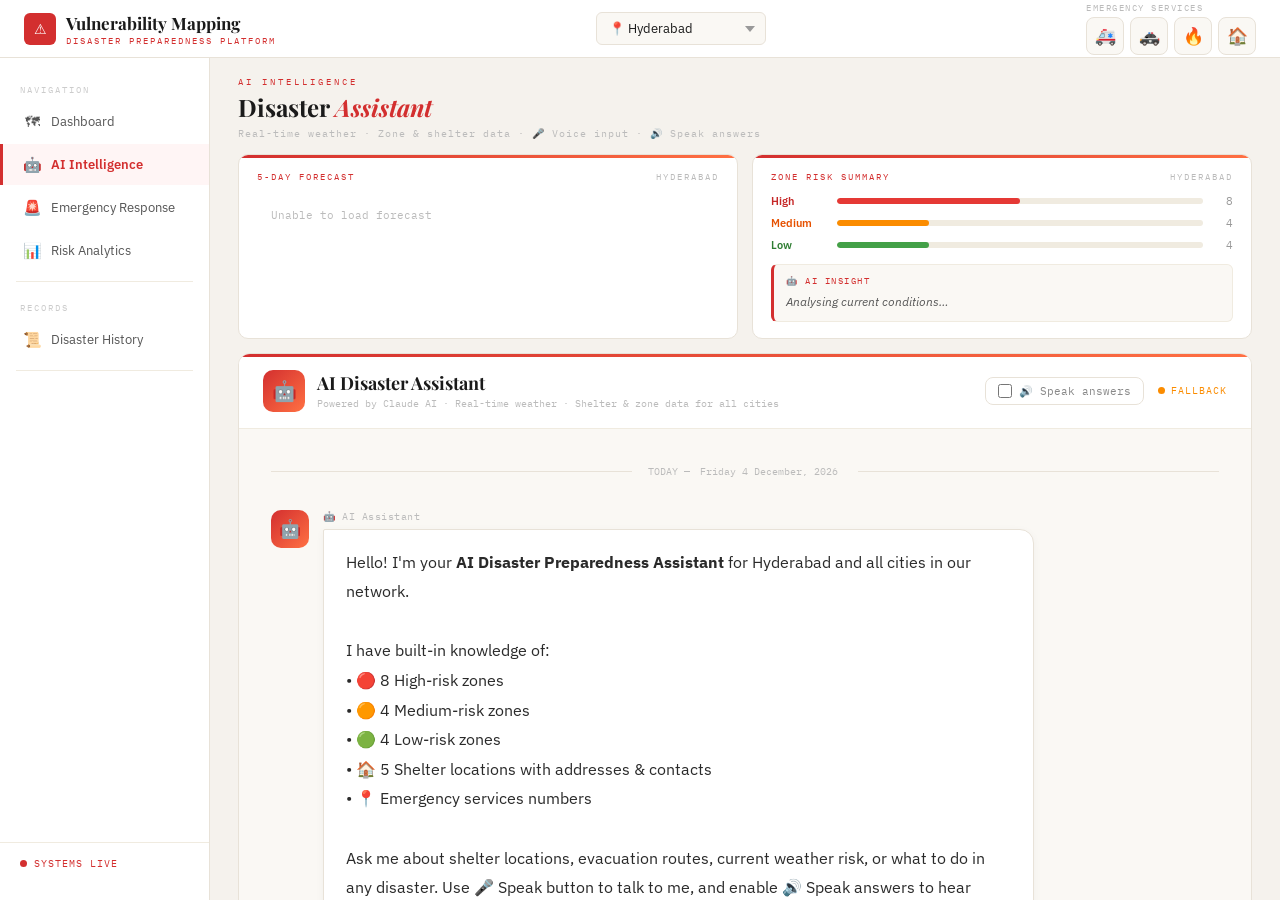
<file: ai.html>
<!DOCTYPE html>
<html lang="en">
<head>
<meta charset="UTF-8"/>
<meta name="viewport" content="width=device-width, initial-scale=1.0"/>
<title>AI Intelligence — Vulnerability Mapping</title>
<link href="https://fonts.googleapis.com/css2?family=Playfair+Display:ital,wght@0,700;1,700&family=IBM+Plex+Sans:wght@300;400;600&family=IBM+Plex+Mono:wght@400;500&display=swap" rel="stylesheet"/>
<style>
*,*::before,*::after{margin:0;padding:0;box-sizing:border-box;}
html,body{height:100%;font-family:'IBM Plex Sans',sans-serif;background:#f5f2ed;overflow:hidden;}

/* ══ TOPBAR ══ */
.topbar{display:flex;justify-content:space-between;align-items:center;background:#fff;border-bottom:1px solid #e8e2d8;padding:0 24px;height:58px;flex-shrink:0;gap:16px;position:relative;z-index:50;}
.brand{display:flex;align-items:center;gap:10px;flex-shrink:0;}
.brand-icon{width:32px;height:32px;background:#D32F2F;border-radius:6px;display:flex;align-items:center;justify-content:center;color:#fff;font-size:14px;}
.brand-name{font-family:'Playfair Display',serif;font-size:17px;font-weight:700;color:#1a1a1a;}
.brand-sub{font-family:'IBM Plex Mono',monospace;font-size:9px;letter-spacing:2px;color:#D32F2F;text-transform:uppercase;margin-top:1px;}
#citySelect{font-family:'IBM Plex Sans',sans-serif;font-size:13px;color:#1a1a1a;background:#faf8f4;border:1px solid #e8e2d8;border-radius:6px;padding:7px 32px 7px 12px;cursor:pointer;outline:none;appearance:none;background-image:url("data:image/svg+xml,%3Csvg xmlns='http://www.w3.org/2000/svg' width='10' height='6'%3E%3Cpath d='M0 0l5 6 5-6z' fill='%23999'/%3E%3C/svg%3E");background-repeat:no-repeat;background-position:right 10px center;}
#citySelect:hover{border-color:#D32F2F;}
.emergency-wrap{display:flex;flex-direction:column;}
.emergency-label{font-family:'IBM Plex Mono',monospace;font-size:9px;letter-spacing:1.5px;color:#bbb;text-transform:uppercase;margin-bottom:4px;}
.emergency{display:flex;gap:6px;align-items:center;}
.emergency button{width:38px;height:38px;border-radius:8px;border:1px solid #e8e2d8;background:#faf8f4;font-size:17px;cursor:pointer;display:flex;align-items:center;justify-content:center;transition:all .2s;}
.emergency button:hover{background:#FFF5F5;border-color:#FFCDD2;transform:translateY(-1px);}

/* ══ BODY ══ */
.body-wrap{display:flex;height:calc(100vh - 58px);overflow:hidden;}

/* ══ SIDEBAR ══ */
.sidebar{width:210px;flex-shrink:0;background:#fff;border-right:1px solid #e8e2d8;display:flex;flex-direction:column;padding:16px 0;gap:2px;overflow-y:auto;}
.sidebar-section{font-family:'IBM Plex Mono',monospace;font-size:9px;letter-spacing:2px;color:#ccc;text-transform:uppercase;padding:10px 20px 4px;}
.sidebar button{display:flex;align-items:center;gap:10px;width:100%;background:none;border:none;padding:11px 20px;font-family:'IBM Plex Sans',sans-serif;font-size:13px;color:#555;text-align:left;cursor:pointer;border-left:3px solid transparent;transition:all .18s;}
.sidebar button:hover{background:#faf8f4;color:#1a1a1a;}
.sidebar button.active{background:#FFF5F5;color:#D32F2F;border-left-color:#D32F2F;font-weight:600;}
.sidebar-icon{font-size:15px;width:18px;text-align:center;}
.sidebar-divider{height:1px;background:#f0ebe0;margin:8px 16px;}
.live-indicator{display:flex;align-items:center;gap:7px;margin-top:auto;padding:14px 20px;border-top:1px solid #f0ebe0;}
.live-dot{width:7px;height:7px;background:#D32F2F;border-radius:50%;animation:pulse 1.2s ease-in-out infinite;}
@keyframes pulse{0%,100%{opacity:1;transform:scale(1);}50%{opacity:.4;transform:scale(1.4);}}
.live-text{font-family:'IBM Plex Mono',monospace;font-size:10px;color:#D32F2F;letter-spacing:1px;}

/* ══ MAIN — SCROLLABLE ══ */
.main{flex:1;overflow-y:auto;padding:0;display:flex;flex-direction:column;}
.main::-webkit-scrollbar{width:5px;}
.main::-webkit-scrollbar-thumb{background:#e0d8d0;border-radius:4px;}

/* Top info strip */
.info-strip{padding:18px 28px 0;flex-shrink:0;}
.page-header-label{font-family:'IBM Plex Mono',monospace;font-size:9px;letter-spacing:3px;color:#D32F2F;text-transform:uppercase;margin-bottom:4px;}
.page-title{font-family:'Playfair Display',serif;font-size:24px;font-weight:700;color:#1a1a1a;}
.page-title em{color:#D32F2F;font-style:italic;}
.page-sub{font-family:'IBM Plex Mono',monospace;font-size:10px;color:#bbb;margin-top:4px;letter-spacing:1px;}

/* Cards */
.cards-row{display:grid;grid-template-columns:1fr 1fr;gap:14px;padding:14px 28px;flex-shrink:0;}
.card{background:#fff;border:1px solid #e8e2d8;border-radius:10px;padding:16px 18px;position:relative;overflow:hidden;}
.card::before{content:'';position:absolute;top:0;left:0;right:0;height:3px;background:linear-gradient(90deg,#D32F2F,#FF7043);}
.card-label{font-family:'IBM Plex Mono',monospace;font-size:9px;letter-spacing:2px;color:#D32F2F;text-transform:uppercase;margin-bottom:12px;display:flex;justify-content:space-between;align-items:center;}
.card-label span{color:#bbb;}
.forecast-days{display:flex;}
.forecast-day{flex:1;text-align:center;padding:8px 3px;border-right:1px solid #f0ebe0;transition:background .2s;}
.forecast-day:last-child{border-right:none;}
.forecast-day:hover{background:#faf8f4;}
.forecast-day.today{background:#FFF5F5;}
.fd-name{font-family:'IBM Plex Mono',monospace;font-size:9px;color:#bbb;letter-spacing:1px;text-transform:uppercase;margin-bottom:4px;}
.fd-icon{font-size:18px;margin-bottom:4px;}
.fd-temp{font-family:'Playfair Display',serif;font-size:15px;font-weight:700;color:#1a1a1a;margin-bottom:2px;}
.fd-cond{font-size:9px;color:#aaa;font-family:'IBM Plex Mono',monospace;margin-bottom:2px;white-space:nowrap;overflow:hidden;text-overflow:ellipsis;}
.fd-rain{font-size:9px;color:#bbb;}
.forecast-day.today .fd-name,.forecast-day.today .fd-temp{color:#D32F2F;}
.risk-rows{display:flex;flex-direction:column;gap:8px;margin-bottom:12px;}
.risk-row-item{display:flex;align-items:center;gap:10px;}
.risk-row-name{font-size:11px;font-weight:600;width:56px;color:#555;}
.risk-bar-bg{flex:1;height:6px;background:#f0ebe0;border-radius:4px;overflow:hidden;}
.risk-bar-fill{height:100%;border-radius:4px;width:0%;transition:width 1.2s cubic-bezier(.4,0,.2,1);}
.risk-row-count{font-family:'IBM Plex Mono',monospace;font-size:11px;color:#999;width:20px;text-align:right;}
.ai-insight{background:#faf8f4;border:1px solid #f0ebe0;border-left:3px solid #D32F2F;border-radius:6px;padding:9px 12px;font-size:12px;color:#555;line-height:1.6;font-style:italic;}
.ai-insight-label{font-family:'IBM Plex Mono',monospace;font-size:9px;letter-spacing:1.5px;color:#D32F2F;text-transform:uppercase;margin-bottom:4px;font-style:normal;display:block;}
.skeleton{background:linear-gradient(90deg,#f0ebe0 25%,#e8e2d8 50%,#f0ebe0 75%);background-size:200% 100%;animation:shimmer 1.5s infinite;border-radius:4px;}
@keyframes shimmer{0%{background-position:200% 0;}100%{background-position:-200% 0;}}
.skel-row{height:11px;margin-bottom:7px;}

/* ══ CHAT — FULL WIDTH, BIG ══ */
.chat-wrap{padding:0 28px 28px;display:flex;flex-direction:column;gap:0;flex:1;}

.chat-section{
  background:#fff;
  border:1px solid #e8e2d8;
  border-radius:12px;
  overflow:hidden;
  display:flex;
  flex-direction:column;
  min-height:700px;  /* BIG */
}
.chat-section::before{content:'';position:absolute;top:0;left:0;right:0;height:3px;background:linear-gradient(90deg,#D32F2F,#FF7043);}

.chat-header{
  padding:16px 24px;
  border-bottom:1px solid #f0ebe0;
  display:flex;align-items:center;justify-content:space-between;
  flex-shrink:0;
  background:#fff;
  position:relative;
}
.chat-header::before{content:'';position:absolute;top:0;left:0;right:0;height:3px;background:linear-gradient(90deg,#D32F2F,#FF7043);}
.chat-header-left{display:flex;align-items:center;gap:12px;}
.chat-avatar{width:42px;height:42px;background:linear-gradient(135deg,#D32F2F,#FF7043);border-radius:10px;display:flex;align-items:center;justify-content:center;font-size:20px;flex-shrink:0;}
.chat-header-title{font-family:'Playfair Display',serif;font-size:18px;font-weight:700;color:#1a1a1a;}
.chat-header-sub{font-family:'IBM Plex Mono',monospace;font-size:10px;color:#bbb;margin-top:2px;}
.chat-header-right{display:flex;align-items:center;gap:14px;}
.chat-status{display:flex;align-items:center;gap:6px;font-family:'IBM Plex Mono',monospace;font-size:10px;letter-spacing:1px;}
.chat-status.online{color:#43A047;}.chat-status.offline{color:#FB8C00;}.chat-status.checking{color:#bbb;}
.status-dot{width:7px;height:7px;border-radius:50%;}
.status-dot.online{background:#43A047;animation:pulse 1.4s infinite;}.status-dot.offline{background:#FB8C00;}.status-dot.checking{background:#ddd;}
.speak-toggle{display:flex;align-items:center;gap:7px;font-family:'IBM Plex Mono',monospace;font-size:11px;color:#888;cursor:pointer;user-select:none;padding:6px 12px;border:1px solid #e8e2d8;border-radius:8px;transition:all .2s;}
.speak-toggle:hover{border-color:#D32F2F;color:#D32F2F;}
.speak-toggle input{accent-color:#D32F2F;width:14px;height:14px;cursor:pointer;}

/* ══ MESSAGES — TALL, SCROLLABLE ══ */
.chat-messages{
  flex:1;
  overflow-y:auto;
  padding:28px 32px;
  display:flex;
  flex-direction:column;
  gap:24px;
  background:#faf8f4;
  min-height:500px;
}
.chat-messages::-webkit-scrollbar{width:5px;}
.chat-messages::-webkit-scrollbar-thumb{background:#e0d8d0;border-radius:4px;}

/* DATE divider */
.date-divider{display:flex;align-items:center;gap:12px;margin:8px 0;}
.date-divider::before,.date-divider::after{content:'';flex:1;height:1px;background:#e8e2d8;}
.date-divider span{font-family:'IBM Plex Mono',monospace;font-size:10px;color:#bbb;white-space:nowrap;padding:0 4px;}

/* Messages */
.msg{display:flex;gap:14px;align-items:flex-start;opacity:0;animation:msgIn .3s ease forwards;}
@keyframes msgIn{from{opacity:0;transform:translateY(10px);}to{opacity:1;transform:translateY(0);}}
.msg.user{flex-direction:row-reverse;}
.msg-avatar{width:38px;height:38px;border-radius:10px;flex-shrink:0;display:flex;align-items:center;justify-content:center;font-size:18px;}
.msg.ai   .msg-avatar{background:linear-gradient(135deg,#D32F2F,#FF7043);}
.msg.user .msg-avatar{background:#1a1a1a;font-size:12px;font-family:'IBM Plex Mono',monospace;color:#fff;font-weight:600;}
.msg-body{max-width:75%;}
.msg-name{font-family:'IBM Plex Mono',monospace;font-size:10px;color:#bbb;margin-bottom:6px;letter-spacing:.5px;}
.msg.user .msg-name{text-align:right;}

/* BIG bubbles */
.msg-bubble{
  padding:18px 22px;
  border-radius:14px;
  font-size:16px;
  line-height:1.85;
  color:#2a2a2a;
  word-break:break-word;
}
.msg.ai   .msg-bubble{background:#fff;border:1px solid #e8e2d8;border-radius:2px 14px 14px 14px;box-shadow:0 2px 8px rgba(0,0,0,.04);}
.msg.user .msg-bubble{background:#D32F2F;color:#fff;border-radius:14px 2px 14px 14px;box-shadow:0 2px 8px rgba(211,47,47,.25);}

.msg-footer{display:flex;align-items:center;gap:10px;margin-top:8px;}
.msg.user .msg-footer{justify-content:flex-end;}
.msg-time{font-family:'IBM Plex Mono',monospace;font-size:11px;color:#bbb;}
.speak-msg-btn{background:none;border:1px solid #e8e2d8;border-radius:6px;padding:3px 10px;font-size:11px;cursor:pointer;color:#888;transition:all .2s;display:flex;align-items:center;gap:4px;}
.speak-msg-btn:hover{background:#FFF5F5;border-color:#FFCDD2;color:#D32F2F;}
.speak-msg-btn.speaking{background:#FFF5F5;border-color:#D32F2F;color:#D32F2F;}

/* Typing dots */
.typing-dots{display:flex;gap:5px;padding:18px 22px;background:#fff;border:1px solid #e8e2d8;border-radius:2px 14px 14px 14px;box-shadow:0 2px 8px rgba(0,0,0,.04);}
.typing-dot{width:8px;height:8px;background:#D32F2F;border-radius:50%;opacity:.4;animation:typeBounce .9s ease-in-out infinite;}
.typing-dot:nth-child(2){animation-delay:.15s;}.typing-dot:nth-child(3){animation-delay:.3s;}
@keyframes typeBounce{0%,60%,100%{opacity:.4;transform:translateY(0);}30%{opacity:1;transform:translateY(-5px);}}

.cursor{display:inline-block;width:2px;height:16px;background:#D32F2F;margin-left:2px;vertical-align:middle;animation:blink .7s step-end infinite;}
@keyframes blink{0%,100%{opacity:1;}50%{opacity:0;}}

/* ══ INPUT AREA — BIG ══ */
.chat-input-area{
  padding:18px 24px;
  border-top:1px solid #f0ebe0;
  background:#fff;
  flex-shrink:0;
}
.backend-bar{display:flex;align-items:center;justify-content:space-between;margin-bottom:12px;padding:8px 14px;border-radius:8px;font-family:'IBM Plex Mono',monospace;font-size:11px;transition:all .3s;}
.backend-bar.online{background:#E8F5E9;color:#2E7D32;}.backend-bar.offline{background:#FFF8E1;color:#E65100;}.backend-bar.checking{background:#f5f2ed;color:#bbb;}
.backend-bar-left{display:flex;align-items:center;gap:7px;}
.backend-dot{width:7px;height:7px;border-radius:50%;}
.backend-bar.online .backend-dot{background:#43A047;}.backend-bar.offline .backend-dot{background:#FB8C00;}.backend-bar.checking .backend-dot{background:#ccc;}
.retry-btn{font-size:10px;font-family:'IBM Plex Mono',monospace;background:none;border:1px solid currentColor;border-radius:4px;padding:3px 9px;cursor:pointer;opacity:.7;transition:opacity .2s;}
.retry-btn:hover{opacity:1;}

.input-row{display:flex;gap:12px;align-items:flex-end;}
#userQuestion{
  flex:1;padding:16px 18px;
  border:2px solid #e8e2d8;border-radius:12px;
  font-family:'IBM Plex Sans',sans-serif;font-size:16px;
  outline:none;background:#faf8f4;color:#1a1a1a;
  transition:border-color .2s;resize:none;
  min-height:56px;max-height:160px;line-height:1.6;
  overflow-y:auto;
}
#userQuestion:focus{border-color:#D32F2F;background:#fff;box-shadow:0 0 0 3px rgba(211,47,47,.08);}
#userQuestion::placeholder{color:#c0b8b0;font-size:15px;}

.btn-col{display:flex;flex-direction:column;gap:8px;}
.send-btn{
  padding:14px 26px;background:#D32F2F;color:#fff;
  border:none;border-radius:12px;
  font-family:'IBM Plex Sans',sans-serif;font-size:15px;font-weight:600;
  cursor:pointer;transition:all .2s;display:flex;align-items:center;gap:8px;white-space:nowrap;
}
.send-btn:hover{background:#B71C1C;transform:translateY(-1px);box-shadow:0 4px 12px rgba(211,47,47,.3);}
.send-btn:disabled{background:#e0d8d0;cursor:not-allowed;transform:none;box-shadow:none;}
.mic-btn{
  padding:14px 18px;background:#faf8f4;
  border:2px solid #e8e2d8;border-radius:12px;
  font-size:20px;cursor:pointer;
  display:flex;align-items:center;justify-content:center;gap:8px;
  transition:all .2s;font-family:'IBM Plex Mono',monospace;font-size:13px;
  white-space:nowrap;
}
.mic-btn:hover{background:#FFF5F5;border-color:#FFCDD2;}
.mic-btn.listening{background:#FFF5F5;border-color:#D32F2F;color:#D32F2F;animation:micPulse .8s infinite;}
@keyframes micPulse{0%,100%{box-shadow:0 0 0 0 rgba(211,47,47,.3);}50%{box-shadow:0 0 0 8px rgba(211,47,47,0);}}
.input-hints{display:flex;align-items:center;gap:16px;margin-top:10px;flex-wrap:wrap;}
.hint{font-family:'IBM Plex Mono',monospace;font-size:10px;color:#bbb;}
.hint kbd{background:#f0ebe0;border:1px solid #ddd;border-radius:3px;padding:1px 6px;font-size:9px;}
#micStatus{font-family:'IBM Plex Mono',monospace;font-size:11px;color:#D32F2F;}

/* ══ SUGGESTIONS ══ */
.suggestions-wrap{padding:0 28px 28px;flex-shrink:0;}
.suggestions-label{font-family:'IBM Plex Mono',monospace;font-size:9px;letter-spacing:2px;color:#bbb;text-transform:uppercase;margin-bottom:10px;}
.chips{display:flex;flex-wrap:wrap;gap:8px;}
.chip{font-family:'IBM Plex Sans',sans-serif;font-size:13px;font-weight:500;padding:8px 16px;border-radius:24px;border:1px solid #e8e2d8;background:#fff;color:#555;cursor:pointer;transition:all .2s;}
.chip:hover{background:#FFF5F5;border-color:#FFCDD2;color:#D32F2F;transform:translateY(-1px);}

/* ══ MODAL ══ */
.modal-backdrop{position:fixed;inset:0;background:rgba(26,26,26,.4);backdrop-filter:blur(3px);z-index:2000;display:none;align-items:center;justify-content:center;}
.modal-backdrop.open{display:flex;}
.modal{background:#fff;border-radius:14px;padding:30px;min-width:340px;box-shadow:0 24px 60px rgba(0,0,0,.18);animation:popIn .25s ease;}
@keyframes popIn{from{transform:scale(.92);opacity:0;}to{transform:scale(1);opacity:1;}}
.modal-icon{font-size:2.8rem;margin-bottom:12px;text-align:center;}
.modal-title{font-family:'Playfair Display',serif;font-size:24px;color:#1a1a1a;text-align:center;margin-bottom:4px;}
.modal-sub{font-size:13px;color:#888;text-align:center;margin-bottom:20px;font-family:'IBM Plex Mono',monospace;}
.modal-number{display:flex;align-items:center;justify-content:center;background:#faf8f4;border:1px solid #e8e2d8;border-radius:10px;padding:16px 20px;font-family:'IBM Plex Mono',monospace;font-size:2rem;font-weight:500;color:#1a1a1a;margin-bottom:18px;letter-spacing:3px;}
.modal-call-btn{width:100%;background:#D32F2F;color:#fff;border:none;border-radius:10px;padding:14px;font-family:'IBM Plex Sans',sans-serif;font-size:15px;font-weight:600;cursor:pointer;}
.modal-call-btn:hover{background:#B71C1C;}
.modal-close{width:100%;background:none;border:1px solid #e8e2d8;border-radius:10px;padding:11px;font-family:'IBM Plex Sans',sans-serif;font-size:14px;color:#888;cursor:pointer;margin-top:10px;}
.modal-close:hover{border-color:#ccc;color:#555;}
</style>
</head>
<body>

<!-- TOPBAR -->
<div class="topbar">
  <div class="brand">
    <div class="brand-icon">⚠</div>
    <div>
      <div class="brand-name">Vulnerability Mapping</div>
      <div class="brand-sub">Disaster Preparedness Platform</div>
    </div>
  </div>
  <select id="citySelect" onchange="onCityChange()">
    <option value="hyderabad">📍 Hyderabad</option>
    <option value="delhi">📍 Delhi</option>
    <option value="mumbai">📍 Mumbai</option>
    <option value="chennai">📍 Chennai</option>
    <option value="jammu">📍 Jammu &amp; Kashmir</option>
  </select>
  <div class="emergency-wrap">
    <div class="emergency-label">Emergency Services</div>
    <div class="emergency">
      <button onclick="openModal('ambulance')" title="Ambulance">🚑</button>
      <button onclick="openModal('police')"    title="Police">🚓</button>
      <button onclick="openModal('fire')"      title="Fire Brigade">🔥</button>
      <button onclick="openModal('shelter')"   title="Nearest Shelter">🏠</button>
    </div>
  </div>
</div>

<!-- BODY -->
<div class="body-wrap">

  <!-- SIDEBAR -->
  <div class="sidebar">
    <div class="sidebar-section">Navigation</div>
    <button onclick="window.location.href='index.html'"><span class="sidebar-icon">🗺</span> Dashboard</button>
    <button class="active"><span class="sidebar-icon">🤖</span> AI Intelligence</button>
    <button onclick="window.location.href='emergency.html'"><span class="sidebar-icon">🚨</span> Emergency Response</button>
    <button onclick="window.location.href='analytics.html'"><span class="sidebar-icon">📊</span> Risk Analytics</button>
    <div class="sidebar-divider"></div>
    <div class="sidebar-section">Records</div>
    <button onclick="window.location.href='history.html'"><span class="sidebar-icon">📜</span> Disaster History</button>
   
    <div class="sidebar-divider"></div>
    <div class="live-indicator">
      <div class="live-dot"></div>
      <span class="live-text">SYSTEMS LIVE</span>
    </div>
  </div>

  <!-- MAIN — fully scrollable -->
  <div class="main" id="mainScroll">

    <!-- Header -->
    <div class="info-strip">
      <div class="page-header-label">AI Intelligence</div>
      <div class="page-title">Disaster <em>Assistant</em></div>
      <div class="page-sub">Real-time weather · Zone &amp; shelter data · 🎤 Voice input · 🔊 Speak answers</div>
    </div>

    <!-- Cards -->
    <div class="cards-row">
      <div class="card">
        <div class="card-label">5-Day Forecast <span id="forecastCity">HYDERABAD</span></div>
        <div class="forecast-days" id="forecastDays">
          <div style="flex:1;padding:10px 6px;">
            <div class="skeleton skel-row" style="width:65%;margin:0 auto 8px;"></div>
            <div class="skeleton skel-row" style="width:36%;height:16px;margin:0 auto 8px;"></div>
            <div class="skeleton skel-row" style="width:55%;margin:0 auto;"></div>
          </div>
        </div>
      </div>
      <div class="card">
        <div class="card-label">Zone Risk Summary <span id="riskCity">HYDERABAD</span></div>
        <div class="risk-rows">
          <div class="risk-row-item"><span class="risk-row-name" style="color:#C62828;">High</span><div class="risk-bar-bg"><div class="risk-bar-fill" id="barHigh" style="background:#E53935;"></div></div><span class="risk-row-count" id="cntHigh">—</span></div>
          <div class="risk-row-item"><span class="risk-row-name" style="color:#E65100;">Medium</span><div class="risk-bar-bg"><div class="risk-bar-fill" id="barMed" style="background:#FB8C00;"></div></div><span class="risk-row-count" id="cntMed">—</span></div>
          <div class="risk-row-item"><span class="risk-row-name" style="color:#2E7D32;">Low</span><div class="risk-bar-bg"><div class="risk-bar-fill" id="barLow" style="background:#43A047;"></div></div><span class="risk-row-count" id="cntLow">—</span></div>
        </div>
        <div class="ai-insight"><span class="ai-insight-label">🤖 AI Insight</span><span id="aiInsight">Analysing current conditions…</span></div>
      </div>
    </div>

    <!-- BIG CHAT -->
    <div class="chat-wrap">
      <div class="chat-section">

        <!-- Chat header -->
        <div class="chat-header">
          <div class="chat-header-left">
            <div class="chat-avatar">🤖</div>
            <div>
              <div class="chat-header-title">AI Disaster Assistant</div>
              <div class="chat-header-sub">Powered by Claude AI · Real-time weather · Shelter &amp; zone data for all cities</div>
            </div>
          </div>
          <div class="chat-header-right">
            <label class="speak-toggle" title="Auto-speak every AI reply">
              <input type="checkbox" id="autoSpeak" onchange="autoSpeakEnabled=this.checked"/>
              🔊 Speak answers
            </label>
            <div class="chat-status checking" id="chatStatus">
              <div class="status-dot checking" id="statusDot"></div>
              <span id="statusText">Connecting…</span>
            </div>
          </div>
        </div>

        <!-- Messages -->
        <div class="chat-messages" id="chatMessages">
          <div class="date-divider"><span>TODAY — <span id="todayDate"></span></span></div>
        </div>

        <!-- Input -->
        <div class="chat-input-area">
          <div class="backend-bar checking" id="backendBar">
            <div class="backend-bar-left"><div class="backend-dot"></div><span id="backendMsg">Checking server connection…</span></div>
            <button class="retry-btn" onclick="checkBackend()">Retry</button>
          </div>
          <div class="input-row">
            <textarea id="userQuestion" rows="2"
              placeholder="Type your question here, or paste text, or use the 🎤 mic to speak…"
              onkeydown="handleKey(event)"></textarea>
            <div class="btn-col">
              <button class="send-btn" id="sendBtn" onclick="sendMessage()">Send &#x2192;</button>
              <button class="mic-btn" id="micBtn" onclick="toggleMic()">🎤 Speak</button>
            </div>
          </div>
          <div class="input-hints">
            <span class="hint"><kbd>Enter</kbd> send &nbsp;·&nbsp; <kbd>Shift+Enter</kbd> new line &nbsp;·&nbsp; <kbd>Ctrl+V</kbd> paste</span>
            <span id="micStatus"></span>
          </div>
        </div>

      </div>
    </div>

    <!-- Suggestions -->
    <div class="suggestions-wrap">
      <div class="suggestions-label">Suggested Questions — click to ask</div>
      <div class="chips">
        <div class="chip" onclick="askChip(this)">Is it safe to go outside today?</div>
        <div class="chip" onclick="askChip(this)">What is the flood risk this week?</div>
        <div class="chip" onclick="askChip(this)">Where is the nearest shelter?</div>
        <div class="chip" onclick="askChip(this)">List all shelters in this city</div>
        <div class="chip" onclick="askChip(this)">Any active emergencies nearby?</div>
        <div class="chip" onclick="askChip(this)">Heat advisory details?</div>
        <div class="chip" onclick="askChip(this)">Evacuation route for high-risk zones?</div>
        <div class="chip" onclick="askChip(this)">Which areas have highest disaster risk?</div>
        <div class="chip" onclick="askChip(this)">Nearest hospital in emergency?</div>
        <div class="chip" onclick="askChip(this)">Show all high-risk zones</div>
        <div class="chip" onclick="askChip(this)">What should I do during a flood?</div>
        <div class="chip" onclick="askChip(this)">Emergency contacts list</div>
      </div>
    </div>

  </div><!-- /main -->
</div><!-- /body-wrap -->

<!-- MODAL -->
<div class="modal-backdrop" id="modalBackdrop" onclick="closeModal(event)">
  <div class="modal">
    <div class="modal-icon" id="modalIcon">🚑</div>
    <div class="modal-title" id="modalTitle">Ambulance</div>
    <div class="modal-sub" id="modalSub">National Emergency Helpline</div>
    <div class="modal-number" id="modalNumber">108</div>
    <button class="modal-call-btn" onclick="callNumber()">📞 Call Now</button>
    <button class="modal-close" onclick="document.getElementById('modalBackdrop').classList.remove('open')">Cancel</button>
  </div>
</div>

<script>
/* ════════════════════════════════
   CITY DATA — shelters + zones
════════════════════════════════ */
const CITY_DATA = {
  hyderabad: {
    lat:17.385, lon:78.4867, name:'Hyderabad',
    zones: {
      high: ['Dharavi Colony (Malakpet)','Nallakunta Slums','Musheerabad','Bholakpur','Toli Chowki Nala Belt','Uppuguda','Chandrayangutta Low-lying Areas','Amberpet Nala Zone'],
      medium: ['Santoshnagar','Dilsukhnagar Periphery','Barkas','Uppal Kalan'],
      low: ['Secunderabad North','Madhapur','Gachibowli','Jubilee Hills'],
    },
    shelters: [
      {name:'GHMC Relief Centre — LB Nagar', address:'Near LB Nagar Circle, Hyderabad', capacity:'500 persons', contact:'040-21111111'},
      {name:'Municipal School Shelter — Malakpet', address:'Malakpet MCD School, Hyderabad', capacity:'300 persons', contact:'040-21222222'},
      {name:'GHMC Shelter — Musheerabad', address:'Musheerabad Community Hall', capacity:'400 persons', contact:'040-21333333'},
      {name:'Red Cross Centre — Nampally', address:'Red Cross Bhavan, Nampally', capacity:'600 persons', contact:'040-24731955'},
      {name:'SDRF Camp — Uppal', address:'Uppal Stadium Grounds', capacity:'800 persons', contact:'040-23456789'},
    ],
    emergency: {ambulance:'108', police:'100', fire:'101', ndma:'1078', ghmc:'040-21111111'}
  },
  delhi: {
    lat:28.6139, lon:77.209, name:'Delhi',
    zones: {
      high: ['Yamuna Khadar Slums','Seemapuri','Trilokpuri','Kalyanpuri','Mustafabad','Seelampur','Bhalswa Jahangirpuri','Savda Ghevra'],
      medium: ['Shahdara East','Gokulpuri','Nand Nagri','Laxmi Nagar Periphery'],
      low: ['Dwarka','Rohini Sector 1','Saket','Vasant Kunj'],
    },
    shelters: [
      {name:'Delhi Govt Night Shelter — Yamuna Bank', address:'Yamuna Bank Metro Station Area', capacity:'700 persons', contact:'011-23392200'},
      {name:'DUSIB Shelter — Seemapuri', address:'Seemapuri Ring Road, Delhi', capacity:'500 persons', contact:'011-22004488'},
      {name:'MCD Relief Camp — Trilokpuri', address:'Block 20, Trilokpuri, Delhi', capacity:'450 persons', contact:'011-23416969'},
      {name:'Red Cross Shelter — ITO', address:'Red Cross Bhavan, ITO', capacity:'800 persons', contact:'011-23711551'},
      {name:'Civil Defence Camp — Shahdara', address:'Shahdara District HQ', capacity:'600 persons', contact:'011-22323040'},
    ],
    emergency: {ambulance:'108', police:'100', fire:'101', ndma:'1078', ddma:'011-23392200'}
  },
  mumbai: {
    lat:19.076, lon:72.8777, name:'Mumbai',
    zones: {
      high: ['Dharavi Slum','Kurla East Low-lying','Govandi','Mankhurd','Malvani (Malad)','Deonar','Shivajinagar (Govandi)','Ambujwadi (Malad)'],
      medium: ['Bhandup West Nala','Vikhroli East','Chembur Periphery','Jogeshwari East'],
      low: ['Bandra West','Andheri West','Powai','Kandivali West'],
    },
    shelters: [
      {name:'BMC Shelter — Dharavi', address:'Near Dharavi Main Road, Sion', capacity:'1000 persons', contact:'022-24132222'},
      {name:'MCGM Relief Centre — Kurla', address:'Kurla Municipal School', capacity:'600 persons', contact:'022-25018000'},
      {name:'Red Cross Mumbai — Matunga', address:'Red Cross Bhavan, Matunga', capacity:'700 persons', contact:'022-24014390'},
      {name:'NDRF Base — Colaba', address:'Colaba Causeway Area', capacity:'Ready to deploy', contact:'022-22846740'},
      {name:'Cyclone Shelter — Malvani', address:'Malvani Municipal Ground, Malad', capacity:'900 persons', contact:'022-28814000'},
    ],
    emergency: {ambulance:'108', police:'100', fire:'101', ndma:'1078', bmc:'1916'}
  },
  chennai: {
    lat:13.0827, lon:80.2707, name:'Chennai',
    zones: {
      high: ['Buckingham Canal Belt','Vyasarpadi','Kolathur Low-lying','Tiruvottiyur'],
      medium: ['Ambattur Industrial','Manali North','Madhavaram','Perambur Periphery','Kodambakkam Nala','Tondiarpet East','Royapuram Coastal','Thiruvanmiyur'],
      low: ['Anna Nagar','Adyar','Velachery','Nungambakkam'],
    },
    shelters: [
      {name:'GCC Shelter — Vyasarpadi', address:'Vyasarpadi School Grounds', capacity:'600 persons', contact:'044-25384510'},
      {name:'Corporation Shelter — Kolathur', address:'Kolathur Municipal Market', capacity:'500 persons', contact:'044-25382222'},
      {name:'Red Cross Centre — Egmore', address:'Red Cross Bhavan, Egmore', capacity:'700 persons', contact:'044-28191616'},
      {name:'SDRF Camp — Tiruvottiyur', address:'Tiruvottiyur Beach Road', capacity:'800 persons', contact:'044-25342000'},
      {name:'Cyclone Centre — Marina Beach', address:'Marina Beach Grounds', capacity:'2000 persons', contact:'044-28543300'},
    ],
    emergency: {ambulance:'108', police:'100', fire:'101', ndma:'1078', gcc:'1913'}
  },
  jammu: {
    lat:32.7266, lon:74.857, name:'Jammu & Kashmir',
    zones: {
      high: ['Tawi Riverbank Settlements','Talab Tillo','Rajpura Slum','Gole Gujral','Gangyal Industrial Slums','Rehari Colony Flood Zone','Barnai Nullah Area','Old Jammu Walled City'],
      medium: ['Bantalab','Sidhra','Channi Himmat','Parade Ground Area'],
      low: ['Trikuta Nagar','Gandhi Nagar','Bakshi Nagar','Shastri Nagar'],
    },
    shelters: [
      {name:'JMC Relief Camp — Talab Tillo', address:'Talab Tillo Ground, Jammu', capacity:'500 persons', contact:'0191-2542424'},
      {name:'Govt Shelter — Rehari Colony', address:'Rehari Colony Panchayat Ghar', capacity:'300 persons', contact:'0191-2532100'},
      {name:'SDRF Centre — Gandhi Nagar', address:'SDRF HQ Gandhi Nagar, Jammu', capacity:'600 persons', contact:'0191-2520044'},
      {name:'Red Cross Shelter — Jammu', address:'Red Cross Bhavan, Residency Road', capacity:'400 persons', contact:'0191-2543277'},
      {name:'Flood Relief Camp — Gangyal', address:'Gangyal Industrial Area Ground', capacity:'700 persons', contact:'0191-2500100'},
    ],
    emergency: {ambulance:'108', police:'100', fire:'101', ndma:'1078', jmc:'0191-2542424'}
  }
};

/* ════════════════════════════════
   CONFIG
════════════════════════════════ */
const BACKEND = 'http://localhost:8000';
let currentCity   = 'hyderabad';
let backendOnline = false;
let isStreaming   = false;
let forecastCache = {};
let recognition   = null;
let autoSpeakEnabled = false;
let currentUtterance = null;

/* ════════════════════════════════
   INIT
════════════════════════════════ */
window.addEventListener('DOMContentLoaded', () => {
  const saved = localStorage.getItem('selectedCity');
  if(saved && CITY_DATA[saved]){ currentCity=saved; document.getElementById('citySelect').value=saved; }
  document.getElementById('todayDate').textContent = new Date().toLocaleDateString('en-IN',{weekday:'long',day:'numeric',month:'long',year:'numeric'});
  window.speechSynthesis.onvoiceschanged = ()=>{};
  const ta = document.getElementById('userQuestion');
  ta.addEventListener('input',()=>{ ta.style.height='auto'; ta.style.height=Math.min(ta.scrollHeight,160)+'px'; });
  checkBackend();
  loadForecast(currentCity);
  loadRiskSummary(currentCity);
  addWelcomeMessage();
});

/* ════════════════════════════════
   SPEECH SYNTHESIS
════════════════════════════════ */
function speakText(text, btn){
  if(!('speechSynthesis' in window)) return;
  window.speechSynthesis.cancel();
  if(currentUtterance && btn){ btn.classList.remove('speaking'); btn.textContent='🔊 Speak'; currentUtterance=null; return; }
  const clean = text.replace(/<[^>]+>/g,' ').replace(/\*\*/g,'').replace(/•/g,'').replace(/\n/g,'. ').replace(/\s+/g,' ').trim();
  const u = new SpeechSynthesisUtterance(clean);
  u.lang='en-IN'; u.rate=0.88; u.pitch=1.05; u.volume=1;
  const v=window.speechSynthesis.getVoices();
  const pv=v.find(x=>x.lang==='en-IN')||v.find(x=>x.lang.startsWith('en'))||v[0];
  if(pv) u.voice=pv;
  u.onstart=()=>{ currentUtterance=u; if(btn){btn.classList.add('speaking');btn.innerHTML='⏹ Stop';} };
  u.onend=u.onerror=()=>{ currentUtterance=null; if(btn){btn.classList.remove('speaking');btn.innerHTML='🔊 Speak';} };
  window.speechSynthesis.speak(u);
}

/* ════════════════════════════════
   BACKEND
════════════════════════════════ */
async function checkBackend(){
  setBS('checking','Checking server connection…');
  try{
    const r=await fetch(`${BACKEND}/api/stats`,{signal:AbortSignal.timeout(3000)});
    if(r.ok){backendOnline=true;setBS('online','Backend connected · Claude AI ready');setSt('online','ONLINE');}
    else throw new Error();
  }catch{ backendOnline=false;setBS('offline','Backend offline · Smart fallback active — run: uvicorn server:app --reload --port 8000');setSt('offline','FALLBACK');}
}
function setBS(s,m){const b=document.getElementById('backendBar');b.className='backend-bar '+s;document.getElementById('backendMsg').textContent=m;}
function setSt(s,t){const e=document.getElementById('chatStatus'),d=document.getElementById('statusDot'),x=document.getElementById('statusText');e.className='chat-status '+s;d.className='status-dot '+s;x.textContent=t;}

/* ════════════════════════════════
   CITY CHANGE
════════════════════════════════ */
function onCityChange(){
  currentCity=document.getElementById('citySelect').value;
  localStorage.setItem('selectedCity',currentCity);
  const cn=CITY_DATA[currentCity].name.toUpperCase();
  document.getElementById('forecastCity').textContent=cn;
  document.getElementById('riskCity').textContent=cn;
  forecastCache={};
  loadForecast(currentCity); loadRiskSummary(currentCity);
  const city=CITY_DATA[currentCity].name;
  addMsg('ai',`Switched to **${city}**. I now have zone risk data, shelter locations, and live weather for this city. Ask me anything!`);
}

/* ════════════════════════════════
   FORECAST
════════════════════════════════ */
function wcIcon(c){if(c===0)return'☀️';if(c<=2)return'⛅';if(c<=3)return'☁️';if(c<=48)return'🌫️';if(c<=67)return'🌧️';if(c<=77)return'❄️';if(c<=82)return'🌦️';if(c<=99)return'⛈️';return'🌤️';}
function wcLabel(c){if(c===0)return'Clear';if(c<=2)return'P.Cloudy';if(c<=3)return'Overcast';if(c<=48)return'Foggy';if(c<=57)return'Drizzle';if(c<=67)return'Rainy';if(c<=77)return'Snowy';if(c<=82)return'Showers';if(c<=99)return'Storm';return'Cloudy';}

async function loadForecast(city){
  const{lat,lon}=CITY_DATA[city];
  showForecastSkeleton();
  try{
    const d=await(await fetch(`https://api.open-meteo.com/v1/forecast?latitude=${lat}&longitude=${lon}&daily=weathercode,temperature_2m_max,temperature_2m_min,precipitation_probability_max&timezone=Asia%2FKolkata&forecast_days=5`)).json();
    forecastCache[city]=d; renderForecast(d);
  }catch{document.getElementById('forecastDays').innerHTML='<div style="padding:14px;font-size:11px;color:#bbb;font-family:IBM Plex Mono,monospace;">Unable to load forecast</div>';}
}
function showForecastSkeleton(){
  let h='';
  for(let i=0;i<5;i++)h+=`<div style="flex:1;padding:8px 3px;border-right:1px solid #f0ebe0${i===4?';border:none':''};">
    <div class="skeleton skel-row" style="width:65%;margin:0 auto 7px;"></div>
    <div class="skeleton skel-row" style="width:35%;height:14px;margin:0 auto 7px;"></div>
    <div class="skeleton skel-row" style="width:55%;margin:0 auto;"></div></div>`;
  document.getElementById('forecastDays').innerHTML=h;
}
function renderForecast(data){
  const DN=['Sun','Mon','Tue','Wed','Thu','Fri','Sat'];
  let html='';
  data.daily.time.forEach((ds,i)=>{
    const d=new Date(ds);
    const nm=i===0?'Today':DN[d.getDay()];
    const wc=data.daily.weathercode[i];
    const tMax=Math.round(data.daily.temperature_2m_max[i]);
    const tMin=Math.round(data.daily.temperature_2m_min[i]);
    const rain=data.daily.precipitation_probability_max[i]||0;
    html+=`<div class="forecast-day${i===0?' today':''}">
      <div class="fd-name">${nm}</div><div class="fd-icon">${wcIcon(wc)}</div>
      <div class="fd-temp">${tMax}°</div><div class="fd-cond">${wcLabel(wc)}</div>
      <div class="fd-rain">💧${rain}%</div>
      <div style="font-size:9px;color:#ccc;font-family:'IBM Plex Mono',monospace;margin-top:2px;">${tMin}°↓</div>
    </div>`;
  });
  document.getElementById('forecastDays').innerHTML=html;
  generateInsight(data);
}

/* ════════════════════════════════
   RISK SUMMARY
════════════════════════════════ */
function loadRiskSummary(city){
  const d=CITY_DATA[city];
  const h=d.zones.high.length, m=d.zones.medium.length, l=d.zones.low.length;
  const t=h+m+l;
  setTimeout(()=>{
    document.getElementById('cntHigh').textContent=h;
    document.getElementById('cntMed').textContent=m;
    document.getElementById('cntLow').textContent=l;
    document.getElementById('barHigh').style.width=(h/t*100)+'%';
    document.getElementById('barMed').style.width=(m/t*100)+'%';
    document.getElementById('barLow').style.width=(l/t*100)+'%';
  },300);
}

/* ════════════════════════════════
   AI INSIGHT
════════════════════════════════ */
function generateInsight(data){
  const city=CITY_DATA[currentCity].name;
  const maxRain=Math.max(...data.daily.precipitation_probability_max);
  const maxTemp=Math.max(...data.daily.temperature_2m_max.map(Math.round));
  const hasStorm=data.daily.weathercode.some(c=>c>=80);
  const ri=data.daily.precipitation_probability_max.indexOf(maxRain);
  const DN=['Sun','Mon','Tue','Wed','Thu','Fri','Sat'];
  const day=ri===0?'today':DN[new Date(data.daily.time[ri]).getDay()];
  let t='';
  if(hasStorm)t=`Thunderstorm likely on ${day} — flood danger elevated in high-risk zones of ${city}.`;
  else if(maxRain>=70)t=`Heavy rain (${maxRain}%) expected on ${day}. Low-lying slum areas at increased flood risk.`;
  else if(maxRain>=40)t=`Moderate rainfall forecast. Flood-prone zones should remain on yellow alert.`;
  else if(maxTemp>=42)t=`Extreme heat expected (${maxTemp}°C). Heatwave risk HIGH for dense settlements.`;
  else if(maxTemp>=38)t=`High temperatures (${maxTemp}°C). Heat advisory in effect for ${city}.`;
  else t=`Weather in ${city} appears stable this week. Routine monitoring recommended.`;
  document.getElementById('aiInsight').textContent=t;
}

/* ════════════════════════════════
   CHAT
════════════════════════════════ */
function getTime(){return new Date().toLocaleTimeString('en-IN',{hour:'2-digit',minute:'2-digit',hour12:true});}

function addWelcomeMessage(){
  const d=CITY_DATA[currentCity];
  const txt=`Hello! I'm your **AI Disaster Preparedness Assistant** for ${d.name} and all cities in our network.\n\nI have built-in knowledge of:\n• 🔴 ${d.zones.high.length} High-risk zones\n• 🟠 ${d.zones.medium.length} Medium-risk zones\n• 🟢 ${d.zones.low.length} Low-risk zones\n• 🏠 ${d.shelters.length} Shelter locations with addresses & contacts\n• 📍 Emergency services numbers\n\nAsk me about shelter locations, evacuation routes, current weather risk, or what to do in any disaster. Use 🎤 Speak button to talk to me, and enable 🔊 Speak answers to hear responses — great for older residents.`;
  addMsg('ai',txt);
}

function formatMsgText(text){
  return text
    .replace(/\*\*(.*?)\*\*/g,'<strong>$1</strong>')
    .replace(/\n/g,'<br/>');
}

function addMsg(role, text){
  const box=document.getElementById('chatMessages');
  const el=document.createElement('div');
  el.className=`msg ${role}`;
  const plain=text.replace(/\*\*(.*?)\*\*/g,'$1').replace(/<[^>]+>/g,'');
  const nameLabel=role==='ai'?'🤖 AI Assistant':'You';
  const footerExtra=role==='ai'?`<button class="speak-msg-btn" onclick="speakText(this.dataset.t,this)" data-t="${plain.replace(/"/g,'&quot;').replace(/'/g,'&#39;')}">🔊 Speak</button>`:'';

  el.innerHTML=`
    <div class="msg-avatar">${role==='ai'?'🤖':'YO'}</div>
    <div class="msg-body">
      <div class="msg-name">${nameLabel}</div>
      <div class="msg-bubble">${formatMsgText(text)}</div>
      <div class="msg-footer"><span class="msg-time">${getTime()}</span>${footerExtra}</div>
    </div>`;
  box.appendChild(el);
  box.scrollTop=box.scrollHeight;
  if(role==='ai'&&autoSpeakEnabled) setTimeout(()=>speakText(plain,null),400);
  return el;
}

function showTyping(){
  const box=document.getElementById('chatMessages');
  const el=document.createElement('div');el.className='msg ai';el.id='typingEl';
  el.innerHTML=`<div class="msg-avatar">🤖</div>
    <div class="msg-body">
      <div class="msg-name">🤖 AI Assistant</div>
      <div class="typing-dots"><div class="typing-dot"></div><div class="typing-dot"></div><div class="typing-dot"></div></div>
    </div>`;
  box.appendChild(el);box.scrollTop=box.scrollHeight;
}
function hideTyping(){document.getElementById('typingEl')?.remove();}

// stream helpers kept as no-ops for compatibility
function createStreamBubble(){}
function appendStream(){}
function finaliseStream(){}

/* ════════════════════════════════
   SEND
════════════════════════════════ */
function handleKey(e){if(e.key==='Enter'&&!e.shiftKey){e.preventDefault();sendMessage();}}

async function sendMessage(){
  const ta=document.getElementById('userQuestion');
  const q=ta.value.trim();
  if(!q||isStreaming) return;
  ta.value=''; ta.style.height='';
  isStreaming=true;
  document.getElementById('sendBtn').disabled=true;
  addMsg('user', q);
  showTyping();

  if(backendOnline){
    try{
      await streamFromBackend(q);
    } catch(e){
      console.warn('Backend failed:', e);
      hideTyping();
      typewriterMsg(smartFallback(q));
    }
  } else {
    await new Promise(r=>setTimeout(r,700));
    hideTyping();
    typewriterMsg(smartFallback(q));
  }

  isStreaming=false;
  document.getElementById('sendBtn').disabled=false;
}

// Stream from backend and display word-by-word as it arrives
async function streamFromBackend(q){
  const res = await fetch(`${BACKEND}/api/chat`, {
    method: 'POST',
    headers: {'Content-Type':'application/json'},
    body: JSON.stringify({question:q, city:currentCity})
  });

  if(!res.ok) throw new Error('HTTP '+res.status);

  // Create the message bubble BEFORE reading stream
  hideTyping();
  const box = document.getElementById('chatMessages');
  const msgEl = document.createElement('div');
  msgEl.className = 'msg ai';
  msgEl.innerHTML = `
    <div class="msg-avatar">🤖</div>
    <div class="msg-body">
      <div class="msg-name">🤖 AI Assistant</div>
      <div class="msg-bubble" id="liveBubble"><span class="cursor"></span></div>
      <div class="msg-footer" id="liveFooter"><span class="msg-time">${getTime()}</span></div>
    </div>`;
  box.appendChild(msgEl);
  box.scrollTop = box.scrollHeight;

  const bubble = document.getElementById('liveBubble');
  let fullText = '';
  let timedOut = false;

  // 10s timeout — if nothing comes, use fallback
  const timer = setTimeout(()=>{
    timedOut = true;
    msgEl.remove();
    typewriterMsg(smartFallback(q));
  }, 10000);

  const reader = res.body.getReader();
  const dec = new TextDecoder();
  let buf = '';

  while(true){
    const {done, value} = await reader.read();
    if(done || timedOut) break;
    buf += dec.decode(value, {stream:true});
    const lines = buf.split('\n');
    buf = lines.pop(); // keep incomplete line in buffer
    for(const line of lines){
      if(!line.startsWith('data: ')) continue;
      const raw = line.slice(6).trim();
      if(raw === '[DONE]'){
        clearTimeout(timer);
        // Finalise bubble
        bubble.querySelector('.cursor')?.remove();
        const plain = bubble.innerText || bubble.textContent || '';
        const f = document.getElementById('liveFooter');
        if(f){
          f.innerHTML = `<span class="msg-time">${getTime()}</span>
            <button class="speak-msg-btn"
              onclick="speakText(this.dataset.t,this)"
              data-t="${plain.replace(/"/g,'&quot;')}">🔊 Speak</button>`;
          f.removeAttribute('id');
        }
        bubble.removeAttribute('id');
        if(autoSpeakEnabled) setTimeout(()=>speakText(plain,null),300);
        return;
      }
      try{
        const obj = JSON.parse(raw);
        const chunk = obj.text || obj.content || obj.delta || '';
        if(chunk){
          clearTimeout(timer); // got data, cancel timeout
          fullText += chunk;
          // Append to bubble live
          bubble.querySelector('.cursor')?.remove();
          bubble.innerHTML += chunk.replace(/\n/g,'<br/>');
          const cur = document.createElement('span');
          cur.className = 'cursor';
          bubble.appendChild(cur);
          box.scrollTop = box.scrollHeight;
        }
      } catch(e){
        // Not JSON — could be raw text
        if(raw && raw !== '[DONE]'){
          clearTimeout(timer);
          fullText += raw;
          bubble.querySelector('.cursor')?.remove();
          bubble.innerHTML += raw.replace(/\n/g,'<br/>');
          const cur = document.createElement('span');
          cur.className = 'cursor';
          bubble.appendChild(cur);
          box.scrollTop = box.scrollHeight;
        }
      }
    }
  }

  clearTimeout(timer);
  // If we got here without [DONE] and have text, finalise
  if(fullText.trim() && !timedOut){
    bubble.querySelector('.cursor')?.remove();
    const f = document.getElementById('liveFooter');
    if(f){
      f.innerHTML = `<span class="msg-time">${getTime()}</span>
        <button class="speak-msg-btn"
          onclick="speakText(this.dataset.t,this)"
          data-t="${fullText.replace(/"/g,'&quot;')}">🔊 Speak</button>`;
      f.removeAttribute('id');
    }
    bubble.removeAttribute('id');
    if(autoSpeakEnabled) setTimeout(()=>speakText(fullText,null),300);
  } else if(!fullText.trim() && !timedOut){
    // Nothing came through at all — remove empty bubble, show fallback
    msgEl.remove();
    typewriterMsg(smartFallback(q));
  }
}

// Typewriter effect for smooth message display
function typewriterMsg(fullText){
  const box=document.getElementById('chatMessages');
  const el=document.createElement('div');
  el.className='msg ai';
  const plain=fullText.replace(/\*\*(.*?)\*\*/g,'$1').replace(/<[^>]+>/g,'');
  el.innerHTML=`
    <div class="msg-avatar">🤖</div>
    <div class="msg-body">
      <div class="msg-name">🤖 AI Assistant</div>
      <div class="msg-bubble" id="twBubble"></div>
      <div class="msg-footer" id="twFooter"><span class="msg-time">${getTime()}</span></div>
    </div>`;
  box.appendChild(el);
  box.scrollTop=box.scrollHeight;

  const bubble=document.getElementById('twBubble');
  const formatted=formatMsgText(fullText);

  // Show text in chunks for smooth typewriter feel
  let i=0;
  const chars=formatted.split('');
  function next(){
    if(i>=chars.length){
      // Done — add speak button
      const f=document.getElementById('twFooter');
      if(f){
        f.innerHTML=`<span class="msg-time">${getTime()}</span>
          <button class="speak-msg-btn" onclick="speakText(this.dataset.t,this)"
            data-t="${plain.replace(/"/g,'&quot;').replace(/'/g,'&#39;')}">🔊 Speak</button>`;
        f.removeAttribute('id');
      }
      bubble.removeAttribute('id');
      if(autoSpeakEnabled) setTimeout(()=>speakText(plain,null),300);
      return;
    }
    // Add 8 chars at a time for speed
    const chunk=chars.slice(i,i+8).join('');
    bubble.innerHTML+=chunk;
    i+=8;
    box.scrollTop=box.scrollHeight;
    setTimeout(next, 12);
  }
  next();
}

/* ════════════════════════════════
   SMART FALLBACK — full city data
════════════════════════════════ */
function smartFallback(q){
  const lq=q.toLowerCase();
  const cd=CITY_DATA[currentCity];
  const city=cd.name;
  const fc=forecastCache[currentCity];
  const maxTemp=fc?Math.round(Math.max(...fc.daily.temperature_2m_max)):null;
  const maxRain=fc?Math.max(...fc.daily.precipitation_probability_max):null;

  // Shelter queries
  if(lq.includes('shelter')||lq.includes('relief centre')||lq.includes('relief center')||lq.includes('safe place')){
    let resp=`🏠 **Emergency Shelters — ${city}**\n\nHere are all ${cd.shelters.length} shelters with addresses and contact numbers:\n\n`;
    cd.shelters.forEach((s,i)=>{
      resp+=`**${i+1}. ${s.name}**\n📍 ${s.address}\n👥 Capacity: ${s.capacity}\n📞 Contact: ${s.contact}\n\n`;
    });
    resp+=`📞 **Quick Helplines:**\nAmbulance: ${cd.emergency.ambulance} | Police: ${cd.emergency.police} | NDMA: ${cd.emergency.ndma}`;
    return resp;
  }

  // High risk zones
  if(lq.includes('high risk')||lq.includes('high-risk')||lq.includes('dangerous area')||lq.includes('most dangerous')){
    return `🔴 **High-Risk Zones — ${city}** (${cd.zones.high.length} zones)\n\nThese areas have the highest vulnerability to floods, fire, and structural collapse:\n\n${cd.zones.high.map((z,i)=>`**${i+1}.** ${z}`).join('\n')}\n\n⚠️ Residents in these zones should know their nearest shelter and keep emergency bags ready.\n📞 NDMA Helpline: ${cd.emergency.ndma}`;
  }

  // All zones
  if(lq.includes('all zone')||lq.includes('zone list')||lq.includes('show zone')||lq.includes('risk zone')){
    return `📍 **All Risk Zones — ${city}**\n\n🔴 **High Risk (${cd.zones.high.length} zones):**\n${cd.zones.high.map(z=>`• ${z}`).join('\n')}\n\n🟠 **Medium Risk (${cd.zones.medium.length} zones):**\n${cd.zones.medium.map(z=>`• ${z}`).join('\n')}\n\n🟢 **Low Risk (${cd.zones.low.length} zones):**\n${cd.zones.low.map(z=>`• ${z}`).join('\n')}`;
  }

  // Flood
  if(lq.includes('flood')||lq.includes('rain')||lq.includes('water')){
    const risk=maxRain>=60?'HIGH ⚠️':maxRain>=30?'MODERATE':'LOW ✅';
    return `🌧️ **Flood Risk — ${city}: ${risk}**\n\n${maxRain?`• Peak rain probability this week: **${maxRain}%**`:''}\n• Most vulnerable zones: ${cd.zones.high.slice(0,3).join(', ')}\n• Avoid low-lying areas and nala zones\n\n🏠 **Nearest Shelters:**\n${cd.shelters.slice(0,2).map(s=>`• ${s.name} — 📞 ${s.contact}`).join('\n')}\n\n📞 Disaster Relief: **${cd.emergency.ndma}**`;
  }

  // Heat
  if(lq.includes('heat')||lq.includes('temperature')||lq.includes('hot')){
    return `🌡️ **Heat Advisory — ${city}**\n\n${maxTemp?`• Peak temperature this week: **${maxTemp}°C**`:''}\n${maxTemp>=40?'• ⚠️ EXTREME HEAT — Stay indoors 12pm–4pm\n• Drink water every 30 minutes':maxTemp>=36?'• Heat advisory in effect — stay hydrated':''}\n• Dense slum areas face highest heat risk\n• Elderly and children most vulnerable\n\n📞 Ambulance: **${cd.emergency.ambulance}** | NDMA: **${cd.emergency.ndma}**`;
  }

  // Safe / outside
  if(lq.includes('safe')||lq.includes('outside')||lq.includes('go out')){
    const highZones=cd.zones.high.slice(0,3).join(', ');
    return `🛡️ **Safety Check — ${city}**\n\n• ${cd.zones.high.length} HIGH risk zones — avoid if possible\n  (e.g. ${highZones})\n• ${cd.zones.medium.length} MEDIUM risk zones — exercise caution\n${maxTemp>=38?'• 🌡️ Heat advisory active — limit outdoor time\n':''}${maxRain>=60?'• 🌧️ Heavy rain expected — waterlogging risk\n':''}• Always follow official local authority alerts\n\n📞 Police: **${cd.emergency.police}** | NDMA: **${cd.emergency.ndma}**`;
  }

  // Evacuation
  if(lq.includes('evacuate')||lq.includes('evacuation')||lq.includes('escape')||lq.includes('route')){
    return `🚨 **Evacuation Guide — ${city}**\n\n**Step 1:** Call NDMA helpline **${cd.emergency.ndma}** immediately\n**Step 2:** Move to the nearest shelter:\n${cd.shelters.slice(0,3).map(s=>`  • **${s.name}**\n    📍 ${s.address}\n    📞 ${s.contact}`).join('\n')}\n**Step 3:** Take documents, medicine, water\n**Step 4:** Do not re-enter until authorities clear the area\n\n📞 Police: **${cd.emergency.police}** | Ambulance: **${cd.emergency.ambulance}**`;
  }

  // Hospital / medical
  if(lq.includes('hospital')||lq.includes('medical')||lq.includes('ambulance')||lq.includes('doctor')){
    return `🏥 **Medical Emergency — ${city}**\n\n• 📞 Ambulance: **${cd.emergency.ambulance}** (free, 24/7)\n• 📞 National Emergency: **112**\n• 📞 NDMA: **${cd.emergency.ndma}**\n\nCall **108** immediately — operators will dispatch the nearest ambulance and guide you to the closest hospital.\n\n💡 For non-emergency situations, local government hospitals in ${cd.zones.low[0]} area are generally accessible.`;
  }

  // Emergency contacts
  if(lq.includes('contact')||lq.includes('number')||lq.includes('helpline')||lq.includes('emergency number')){
    const em=cd.emergency;
    return `📞 **Emergency Contacts — ${city}**\n\n• 🚑 Ambulance: **${em.ambulance}**\n• 🚓 Police: **${em.police}**\n• 🔥 Fire Brigade: **${em.fire}**\n• 🏠 NDMA Helpline: **${em.ndma}**\n• 🏙️ Local Authority: **${Object.values(em).pop()}**\n\n💡 Save these numbers on your phone now — in a disaster there is no time to search.`;
  }

  // Disaster steps
  if(lq.includes('what should i do')||lq.includes('what to do')||lq.includes('during flood')||lq.includes('during earthquake')||lq.includes('during fire')){
    if(lq.includes('flood')){
      return `🌊 **What to do during a Flood — ${city}**\n\n1. Move to **higher ground immediately**\n2. Do NOT walk in moving water (6 inches can knock you down)\n3. Turn off electricity at the main breaker\n4. Call NDMA **${cd.emergency.ndma}**\n5. Go to nearest shelter:\n   **${cd.shelters[0].name}**\n   📍 ${cd.shelters[0].address}\n   📞 ${cd.shelters[0].contact}\n6. Do not return home until authorities say it is safe`;
    }
    if(lq.includes('earthquake')){
      return `🏚️ **What to do during an Earthquake**\n\n1. **DROP** to hands and knees\n2. Take **COVER** under a sturdy table or against an interior wall\n3. **HOLD ON** until shaking stops\n4. Stay away from windows and exterior walls\n5. After shaking stops, evacuate carefully and call **${cd.emergency.ndma}**\n6. Check for injuries before moving`;
    }
    return `🚨 **General Emergency Steps — ${city}**\n\n1. Stay calm and assess the situation\n2. Call emergency services: **${cd.emergency.ambulance}** or **112**\n3. Move to a safe location — nearest shelter:\n   ${cd.shelters[0].name}\n4. Follow instructions from authorities\n5. Help elderly and disabled neighbours if safe to do so`;
  }

  // Default
  return `I can help you with detailed information about **${city}**. I have data on:\n\n• 🏠 **${cd.shelters.length} shelter locations** with addresses\n• 🔴 **${cd.zones.high.length} high-risk zones** by name\n• 🟠 **${cd.zones.medium.length} medium-risk zones**\n• 📞 All emergency contacts\n• 🌧️ Real-time weather and flood risk\n\nTry asking: *"Where is the nearest shelter?"*, *"List all high-risk zones"*, or *"What should I do during a flood?"*\n\n💡 Start **server.py** for full Claude AI: uvicorn server:app --reload --port 8000`;
}

function askChip(el){
  const ta=document.getElementById('userQuestion');
  ta.value=el.textContent;ta.focus();
  sendMessage();
}

/* ════════════════════════════════
   MIC
════════════════════════════════ */
function toggleMic(){
  const btn=document.getElementById('micBtn');
  const st=document.getElementById('micStatus');
  if(!('webkitSpeechRecognition' in window||'SpeechRecognition' in window)){
    alert('Voice input not supported. Please use Google Chrome.');return;
  }
  if(recognition){recognition.stop();recognition=null;btn.classList.remove('listening');btn.innerHTML='🎤 Speak';st.textContent='';return;}
  const SR=window.SpeechRecognition||window.webkitSpeechRecognition;
  recognition=new SR();recognition.lang='en-IN';recognition.interimResults=true;recognition.continuous=false;
  recognition.onstart=()=>{btn.classList.add('listening');btn.innerHTML='🔴 Stop';st.textContent='🎤 Listening — speak now…';};
  recognition.onresult=e=>{
    let interim='',final='';
    for(let i=e.resultIndex;i<e.results.length;i++){if(e.results[i].isFinal)final+=e.results[i][0].transcript;else interim+=e.results[i][0].transcript;}
    const ta=document.getElementById('userQuestion');ta.value=final||interim;
    st.textContent=final?'✅ Got it: "'+ta.value.slice(0,50)+'"':'🎤 Hearing: '+interim;
    if(final){recognition=null;btn.classList.remove('listening');btn.innerHTML='🎤 Speak';setTimeout(()=>{st.textContent='';sendMessage();},500);}
  };
  recognition.onerror=e=>{btn.classList.remove('listening');btn.innerHTML='🎤 Speak';st.textContent='';recognition=null;if(e.error!=='aborted')alert('Mic error: '+e.error);};
  recognition.onend=()=>{if(recognition){recognition=null;btn.classList.remove('listening');btn.innerHTML='🎤 Speak';st.textContent='';}};
  recognition.start();
}

/* ════════════════════════════════
   MODAL
════════════════════════════════ */
const EM={ambulance:{icon:'🚑',title:'Ambulance',sub:'National Emergency Helpline',number:'108'},police:{icon:'🚓',title:'Police',sub:'National Police Helpline',number:'100'},fire:{icon:'🔥',title:'Fire Brigade',sub:'National Fire Helpline',number:'101'},shelter:{icon:'🏠',title:'Nearest Shelter',sub:'Disaster Relief Helpline',number:'1078'}};
let activeNum='';
function openModal(t){const d=EM[t];document.getElementById('modalIcon').textContent=d.icon;document.getElementById('modalTitle').textContent=d.title;document.getElementById('modalSub').textContent=d.sub;document.getElementById('modalNumber').textContent=d.number;activeNum=d.number;document.getElementById('modalBackdrop').classList.add('open');}
function closeModal(e){if(e.target===document.getElementById('modalBackdrop'))document.getElementById('modalBackdrop').classList.remove('open');}
function callNumber(){window.location.href='tel:'+activeNum;}
</script>
</body>
</html>
</file>
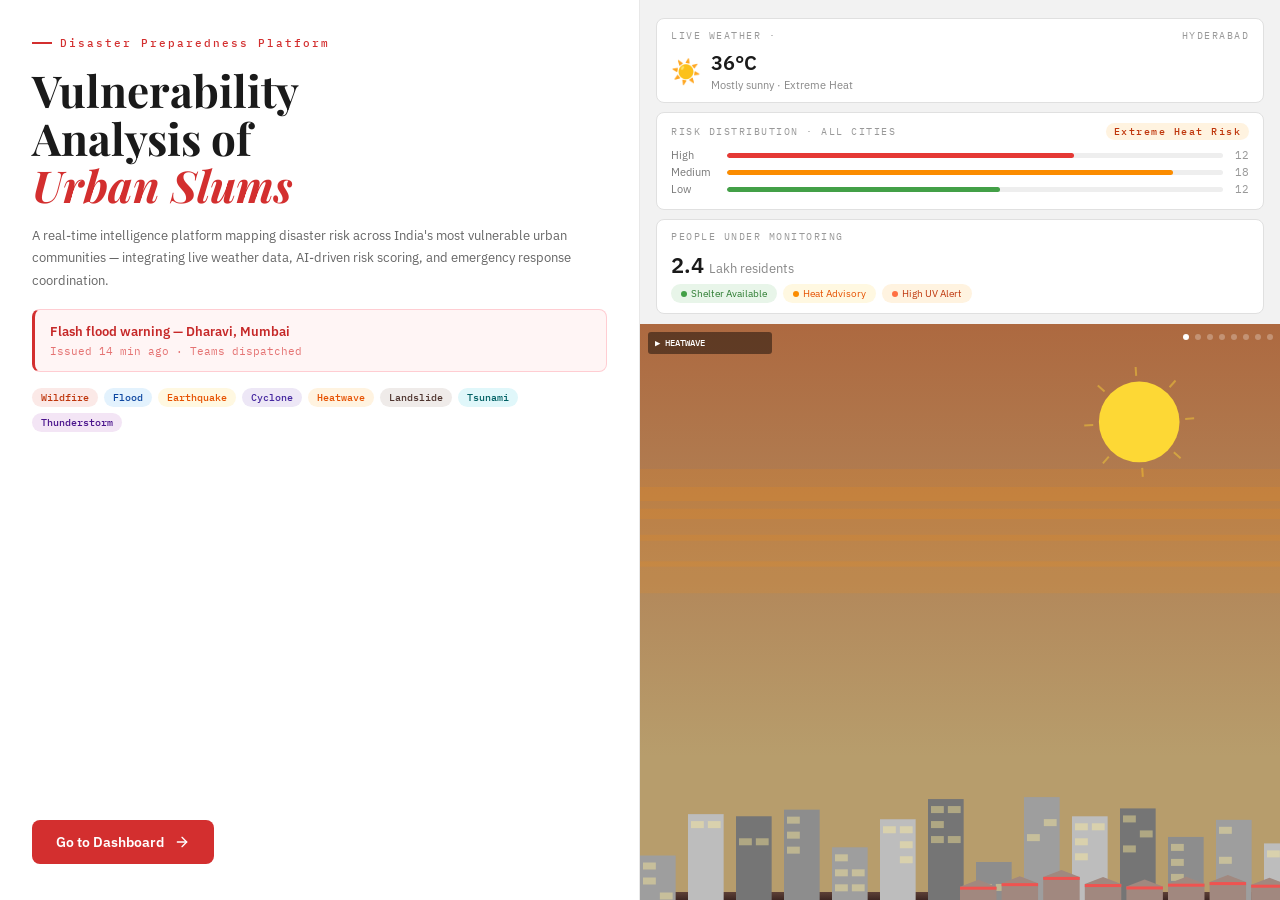
<file: splash.html>
<!DOCTYPE html>
<html lang="en">
<head>
<meta charset="UTF-8">
<meta name="viewport" content="width=device-width, initial-scale=1.0">
<title>Vulnerability Analysis of Urban Slums</title>
<link href="https://fonts.googleapis.com/css2?family=Playfair+Display:ital,wght@0,700;1,700&family=IBM+Plex+Sans:wght@400;600&family=IBM+Plex+Mono:wght@400;500&display=swap" rel="stylesheet">
<style>
*{margin:0;padding:0;box-sizing:border-box;}

/* ── KEY FIX: lock html/body to exact viewport, no scroll ── */
html{width:100%;height:100%;overflow:hidden;}
body{width:100vw;height:100vh;overflow:hidden;background:#f0f0f0;font-family:'IBM Plex Sans',sans-serif;}

/* ── Root grid fills full viewport ── */
.root{
  display:grid;
  grid-template-columns:1fr 1fr;
  width:100vw;
  height:100vh;        /* ← was missing or broken */
  overflow:hidden;
}

/* ── LEFT panel: flex column, scrollable if needed ── */
.left{
  padding:36px 32px;
  display:flex;
  flex-direction:column;
  gap:16px;
  border-right:1px solid #e8e8e8;
  background:#fff;
  overflow-y:auto;
  height:100vh;        /* ← pin to viewport height */
}

.platform-label{display:flex;align-items:center;gap:8px;font-family:'IBM Plex Mono',monospace;font-size:11px;letter-spacing:2px;color:#D32F2F;font-weight:500;}
.platform-label::before{content:'';display:inline-block;width:20px;height:1.5px;background:#D32F2F;}
.main-title{font-family:'Playfair Display',serif;font-size:clamp(28px,3.5vw,44px);line-height:1.08;color:#1a1a1a;font-weight:700;}
.main-title em{color:#D32F2F;font-style:italic;}
.desc{font-size:13px;color:#666;line-height:1.75;}
.alert-card{background:#FFF5F5;border:0.5px solid #FFCDD2;border-left:3px solid #D32F2F;border-radius:8px;padding:13px 15px;cursor:pointer;transition:background 0.25s;}
.alert-card:hover{background:#FFEBEE;}
.alert-title{font-size:13px;font-weight:600;color:#C62828;margin-bottom:4px;}
.alert-meta{font-family:'IBM Plex Mono',monospace;font-size:11px;color:#E57373;}
.disaster-tags{display:flex;flex-wrap:wrap;gap:6px;}
.dtag{font-family:'IBM Plex Mono',monospace;font-size:10px;padding:3px 9px;border-radius:20px;font-weight:500;}
.dashboard-btn{margin-top:auto;display:inline-flex;align-items:center;gap:10px;background:#D32F2F;color:#fff;border:none;border-radius:8px;padding:13px 24px;font-family:'IBM Plex Sans',sans-serif;font-size:14px;font-weight:600;cursor:pointer;transition:background 0.2s,transform 0.15s;text-decoration:none;align-self:flex-start;}
.dashboard-btn:hover{background:#B71C1C;transform:translateY(-1px);}
.dashboard-btn svg{width:16px;height:16px;stroke:#fff;fill:none;stroke-width:2;stroke-linecap:round;stroke-linejoin:round;}

/* ── RIGHT panel: flex column, exact viewport height ── */
.right{
  display:flex;
  flex-direction:column;
  background:#f2f2f2;
  position:relative;
  height:100vh;        /* ← pin to viewport height */
  overflow:hidden;
}

.cards-section{
  padding:18px 16px 10px;
  display:flex;
  flex-direction:column;
  gap:9px;
  flex-shrink:0;       /* ← don't shrink cards, give rest to canvas */
}

.mini-card{background:#fff;border:0.5px solid #e0e0e0;border-radius:8px;padding:10px 14px;}
.mini-card-label{font-family:'IBM Plex Mono',monospace;font-size:10px;letter-spacing:1.5px;color:#999;margin-bottom:7px;display:flex;justify-content:space-between;align-items:center;}
.weather-row{display:flex;align-items:center;gap:10px;}
.weather-temp{font-size:20px;font-weight:600;color:#1a1a1a;}
.weather-sub{font-size:11px;color:#888;margin-top:2px;}
.risk-row{display:flex;align-items:center;gap:8px;margin:3px 0;}
.risk-label{font-size:11px;color:#777;width:48px;}
.risk-bar-bg{flex:1;height:5px;background:#eee;border-radius:3px;overflow:hidden;}
.risk-fill{height:100%;border-radius:3px;}
.risk-count{font-family:'IBM Plex Mono',monospace;font-size:11px;color:#999;width:18px;text-align:right;}
.risk-badge{font-size:10px;padding:2px 8px;border-radius:20px;font-weight:500;}
.people-big{font-size:22px;font-weight:600;color:#1a1a1a;}
.status-pills{display:flex;gap:6px;flex-wrap:wrap;margin-top:5px;}
.status-pill{font-size:10px;padding:3px 10px;border-radius:20px;display:flex;align-items:center;gap:4px;}
.dot{width:6px;height:6px;border-radius:50%;flex-shrink:0;}

/* ── KEY FIX: scene-wrap takes all remaining height ── */
.scene-wrap{
  flex:1;              /* ← grow to fill leftover height */
  position:relative;
  min-height:0;        /* ← allow flex child to shrink below content size */
  overflow:hidden;
}

/* ── KEY FIX: canvas fills its container 100% ── */
#dc{
  display:block;
  width:100%;
  height:100%;
  position:absolute; /* ← absolute inside relative parent */
  top:0;left:0;
}
</style>
</head>
<body>
<div class="root">

  <!-- LEFT -->
  <div class="left">
    <div class="platform-label">Disaster Preparedness Platform</div>
    <div class="main-title">Vulnerability<br>Analysis of<br><em>Urban Slums</em></div>
    <div class="desc">A real-time intelligence platform mapping disaster risk across India's most vulnerable urban communities — integrating live weather data, AI-driven risk scoring, and emergency response coordination.</div>

    <div class="alert-card" id="alertCard">
      <div class="alert-title" id="alertTitle">Flash flood warning — Dharavi, Mumbai</div>
      <div class="alert-meta" id="alertMeta">Issued 14 min ago · Teams dispatched</div>
    </div>

    <div class="disaster-tags" id="dtags"></div>

    <a href="index.html" class="dashboard-btn">
      Go to Dashboard
      <svg viewBox="0 0 24 24"><line x1="5" y1="12" x2="19" y2="12"/><polyline points="12 5 19 12 12 19"/></svg>
    </a>
  </div>

  <!-- RIGHT -->
  <div class="right">
    <div class="cards-section">
      <div class="mini-card">
        <div class="mini-card-label">LIVE WEATHER · <span id="locLabel">HYDERABAD</span></div>
        <div class="weather-row">
          <span style="font-size:24px;" id="weatherIcon">☀️</span>
          <div>
            <div class="weather-temp" id="tempDisplay">36°C</div>
            <div class="weather-sub" id="condDisplay">Mostly sunny · Extreme Heat</div>
          </div>
        </div>
      </div>

      <div class="mini-card">
        <div class="mini-card-label">
          <span>RISK DISTRIBUTION · ALL CITIES</span>
          <span class="risk-badge" id="riskBadge" style="background:#FFF3E0;color:#BF360C;">Extreme Heat Risk</span>
        </div>
        <div style="margin-top:8px;">
          <div class="risk-row"><span class="risk-label">High</span><div class="risk-bar-bg"><div class="risk-fill" style="width:70%;background:#E53935;"></div></div><span class="risk-count">12</span></div>
          <div class="risk-row"><span class="risk-label">Medium</span><div class="risk-bar-bg"><div class="risk-fill" style="width:90%;background:#FB8C00;"></div></div><span class="risk-count">18</span></div>
          <div class="risk-row"><span class="risk-label">Low</span><div class="risk-bar-bg"><div class="risk-fill" style="width:55%;background:#43A047;"></div></div><span class="risk-count">12</span></div>
        </div>
      </div>

      <div class="mini-card">
        <div class="mini-card-label">PEOPLE UNDER MONITORING</div>
        <div class="people-big">2.4 <span style="font-size:13px;font-weight:400;color:#888;">Lakh residents</span></div>
        <div class="status-pills" id="statusPills">
          <div class="status-pill" style="background:#E8F5E9;color:#2E7D32;"><span class="dot" style="background:#43A047;"></span>Shelter Available</div>
          <div class="status-pill" style="background:#FFF8E1;color:#E65100;"><span class="dot" style="background:#FB8C00;"></span>Heat Advisory</div>
          <div class="status-pill" style="background:#FFF3E0;color:#BF360C;"><span class="dot" style="background:#FF7043;"></span>High UV Alert</div>
        </div>
      </div>
    </div>

    <!-- CANVAS fills remaining space -->
    <div class="scene-wrap">
      <canvas id="dc"></canvas>
    </div>
  </div>
</div>

<script>
// ── Live weather ─────────────────────────────────────────────────
(async()=>{
  try{
    const r=await fetch('https://api.open-meteo.com/v1/forecast?latitude=17.4&longitude=78.49&current_weather=true&timezone=Asia%2FKolkata');
    const d=await r.json();
    const tC=Math.round(d.current_weather.temperature);
    const wc=d.current_weather.weathercode;
    let cond='Mostly sunny',icon='☀️';
    if(wc<=1){cond='Clear sky';icon=tC>=40?'🔆':'☀️';}
    else if(wc<=3){cond='Partly cloudy';icon='⛅';}
    else if(wc<=48){cond='Foggy';icon='🌫️';}
    else if(wc<=67){cond='Rainy';icon='🌧️';}
    else if(wc<=77){cond='Snowy';icon='❄️';}
    else if(wc<=82){cond='Rain showers';icon='🌦️';}
    else if(wc<=99){cond='Thunderstorm';icon='⛈️';}
    const heat=tC>=40?'Extreme Heat':tC>=35?'Hot & Humid':'Warm';
    document.getElementById('tempDisplay').textContent=tC+'°C';
    document.getElementById('condDisplay').textContent=cond+' · '+heat;
    document.getElementById('weatherIcon').textContent=icon;
    if(tC>=38){
      document.getElementById('riskBadge').textContent='Extreme Heat Risk';
      document.getElementById('riskBadge').style.cssText='font-size:10px;padding:2px 8px;border-radius:20px;font-weight:500;background:#FFF3E0;color:#BF360C;';
    }else if(wc>=51){
      document.getElementById('riskBadge').textContent='High Flood Risk';
      document.getElementById('riskBadge').style.cssText='font-size:10px;padding:2px 8px;border-radius:20px;font-weight:500;background:#FFEBEE;color:#C62828;';
    }
  }catch(e){console.warn('Weather fetch failed');}
})();

// ── Rotating alerts ──────────────────────────────────────────────
const ALERTS=[
  {title:'Flash flood warning — Dharavi, Mumbai',meta:'Issued 14 min ago · Teams dispatched'},
  {title:'Extreme heat advisory — Govindpuri, Delhi',meta:'Issued 3 min ago · Cooling centers open'},
  {title:'Landslide risk — Kurla hillside settlements',meta:'Issued 28 min ago · Evacuation advised'},
  {title:'High wind alert — Dharavi coastal belt',meta:'Issued 1 hr ago · Shelters activated'},
  {title:'Heat emergency — Hyderabad slum zones',meta:'Temp: 36°C · Health teams mobilised'},
  {title:'Fire hazard alert — Shivaji Nagar, Pune',meta:'Issued 42 min ago · Fire brigade en route'},
  {title:'Cyclone warning — Chennai coastal slums',meta:'Issued 20 min ago · Evacuation in progress'},
  {title:'Earthquake tremors — Ahmedabad informal zones',meta:'Issued 5 min ago · Structural assessment started'},
];
let aIdx=0;
setInterval(()=>{
  aIdx=(aIdx+1)%ALERTS.length;
  const card=document.getElementById('alertCard');
  card.style.opacity='0';card.style.transition='opacity 0.4s';
  setTimeout(()=>{
    document.getElementById('alertTitle').textContent=ALERTS[aIdx].title;
    document.getElementById('alertMeta').textContent=ALERTS[aIdx].meta;
    card.style.opacity='1';
  },400);
},4000);

// ── Disaster tags ────────────────────────────────────────────────
[
  {label:'Wildfire',bg:'#FBE9E7',color:'#BF360C'},
  {label:'Flood',bg:'#E3F2FD',color:'#0D47A1'},
  {label:'Earthquake',bg:'#FFF8E1',color:'#E65100'},
  {label:'Cyclone',bg:'#EDE7F6',color:'#4527A0'},
  {label:'Heatwave',bg:'#FFF3E0',color:'#E65100'},
  {label:'Landslide',bg:'#EFEBE9',color:'#4E342E'},
  {label:'Tsunami',bg:'#E0F7FA',color:'#006064'},
  {label:'Thunderstorm',bg:'#F3E5F5',color:'#4A148C'},
].forEach(t=>{
  const el=document.createElement('span');
  el.className='dtag';
  el.textContent=t.label;
  el.style.background=t.bg;
  el.style.color=t.color;
  document.getElementById('dtags').appendChild(el);
});

// ── Canvas animation ─────────────────────────────────────────────
const canvas=document.getElementById('dc');
const ctx=canvas.getContext('2d');
let W=0,H=0,tick=0;

function resize(){
  const wrap=canvas.parentElement;
  // Use getBoundingClientRect for accurate dimensions after layout
  const rect=wrap.getBoundingClientRect();
  W=canvas.width=Math.floor(rect.width);
  H=canvas.height=Math.floor(rect.height);
  initBuildings();
}

// ResizeObserver watches the container and resyncs canvas size
const ro=new ResizeObserver(()=>{ resize(); });
ro.observe(canvas.parentElement);

// Also fire on load and after a short delay (handles font/layout settle)
window.addEventListener('load', ()=>{ setTimeout(resize, 80); });
setTimeout(resize, 100);

// Particles
const particles=[];
function addP(x,y,vx,vy,life,r,type){particles.push({x,y,vx,vy,life,maxLife:life,r,type});}

// Buildings
const buildings=[];
function initBuildings(){
  if(!W||!H)return;
  buildings.length=0;
  const cols=['#9E9E9E','#BDBDBD','#757575','#8D8D8D'];
  for(let i=0;i<14;i++)
    buildings.push({x:(i/14)*W*1.05,w:W/14*0.78,h:38+Math.random()*72,color:cols[i%4],isSlum:false});
  for(let i=0;i<8;i++)
    buildings.push({x:W*0.5+i*(W*0.065),w:W*0.057,h:16+Math.random()*18,color:'#A1887F',isSlum:true});
}

function lerpC(c1,c2,t){
  const p=s=>parseInt(s,16);
  const[r1,g1,b1]=[p(c1.slice(1,3)),p(c1.slice(3,5)),p(c1.slice(5,7))];
  const[r2,g2,b2]=[p(c2.slice(1,3)),p(c2.slice(3,5)),p(c2.slice(5,7))];
  return`rgb(${Math.round(r1+(r2-r1)*t)},${Math.round(g1+(g2-g1)*t)},${Math.round(b1+(b2-b1)*t)})`;
}

const SKIES=[
  ['#FF8C42','#FFD580'],
  ['#1e2d3d','#3a3a4a'],
  ['#1a0800','#2e0e00'],
  ['#011529','#01203d'],
  ['#160e08','#241408'],
  ['#0d0d22','#141428'],
  ['#010c18','#011828'],
  ['#111006','#1c1a08'],
];

function drawSky(phase,mix){
  const i=phase%8,j=(i+1)%8;
  const g=ctx.createLinearGradient(0,0,0,H*0.75);
  g.addColorStop(0,lerpC(SKIES[i][0],SKIES[j][0],mix));
  g.addColorStop(1,lerpC(SKIES[i][1],SKIES[j][1],mix));
  ctx.fillStyle=g;ctx.fillRect(0,0,W,H);
}

function drawStars(a){
  ctx.save();ctx.globalAlpha=a*0.75;ctx.fillStyle='#fff';
  for(let s=0;s<70;s++){
    const sx=(s*137.5)%W,sy=(s*91.3)%(H*0.62);
    const r=0.5+Math.sin(tick*0.04+s)*0.45;
    ctx.beginPath();ctx.arc(sx,sy,r,0,Math.PI*2);ctx.fill();
  }
  ctx.restore();
}

function drawSun(a){
  ctx.save();ctx.globalAlpha=a;
  ctx.beginPath();ctx.arc(W*0.78,H*0.17,Math.min(W,H)*0.07,0,Math.PI*2);
  ctx.fillStyle='#FDD835';ctx.fill();
  for(let i=0;i<8;i++){
    const ang=i*Math.PI/4+tick*0.009;
    const rad=Math.min(W,H)*0.08;
    ctx.strokeStyle='rgba(253,216,53,0.45)';ctx.lineWidth=2;
    ctx.beginPath();
    ctx.moveTo(W*0.78+Math.cos(ang)*rad,H*0.17+Math.sin(ang)*rad);
    ctx.lineTo(W*0.78+Math.cos(ang)*(rad+9),H*0.17+Math.sin(ang)*(rad+9));
    ctx.stroke();
  }
  ctx.restore();
}

function drawHeat(a){
  ctx.save();ctx.globalAlpha=a*0.13;
  for(let i=0;i<5;i++){
    const y=H*0.28+i*22+Math.sin(tick*0.04+i)*5;
    ctx.strokeStyle='#FF8C00';ctx.lineWidth=32;
    ctx.beginPath();ctx.moveTo(0,y);ctx.lineTo(W,y);ctx.stroke();
  }
  ctx.restore();
}

const rain=[];
function ensureRain(){while(rain.length<130)rain.push({x:Math.random()*W,y:Math.random()*H,s:5+Math.random()*5,l:10+Math.random()*12});}
function drawRain(a){
  ensureRain();ctx.save();ctx.globalAlpha=a*0.7;
  ctx.strokeStyle='#90CAF9';ctx.lineWidth=1;
  rain.forEach(d=>{
    ctx.beginPath();ctx.moveTo(d.x,d.y);ctx.lineTo(d.x-1.5,d.y+d.l);ctx.stroke();
    d.y+=d.s;d.x-=0.8;
    if(d.y>H){d.y=-15;d.x=Math.random()*W;}
  });
  ctx.restore();
}

let lTimer=0,lActive=false,lx=0;
function drawLightning(a){
  lTimer++;
  if(lTimer>65){lActive=true;lTimer=0;lx=W*0.1+Math.random()*W*0.8;}
  if(lActive){
    ctx.save();ctx.globalAlpha=a*(Math.random()>0.3?0.95:0.2);
    ctx.strokeStyle='#fff';ctx.lineWidth=1.5;
    ctx.beginPath();
    let cx=lx,cy=0;
    while(cy<H*0.7){cx+=(-12+Math.random()*24);cy+=14+Math.random()*16;ctx.moveTo(cx,cy-14);ctx.lineTo(cx,cy);}
    ctx.stroke();ctx.restore();
    if(Math.random()>0.87)lActive=false;
  }
}

function drawFlood(lvl){
  if(lvl<=0)return;
  const fy=H-lvl;
  const g=ctx.createLinearGradient(0,fy,0,H);
  g.addColorStop(0,'rgba(30,100,220,0.55)');g.addColorStop(1,'rgba(10,60,160,0.85)');
  ctx.fillStyle=g;
  ctx.beginPath();ctx.moveTo(0,H);
  for(let x=0;x<=W;x+=8)ctx.lineTo(x,fy+Math.sin((x*0.05)+tick*0.07)*4);
  ctx.lineTo(W,H);ctx.closePath();ctx.fill();
  ctx.strokeStyle='rgba(150,200,255,0.4)';ctx.lineWidth=1.5;
  ctx.beginPath();
  for(let x=0;x<=W;x+=8)ctx.lineTo(x,fy+Math.sin((x*0.05)+tick*0.07)*4);
  ctx.stroke();
}

function drawFire(a,pos){
  pos.forEach(px=>{
    [
      [Math.max(20,W*0.06), Math.max(45,H*0.22), 'rgba(255,80,0,','rgba(255,200,0,','rgba(255,255,200,'],
      [Math.max(14,W*0.04), Math.max(58,H*0.28), 'rgba(200,40,0,','rgba(255,100,0,','rgba(255,200,50,'],
      [Math.max(9, W*0.025),Math.max(38,H*0.18), 'rgba(255,180,0,','rgba(255,240,100,','rgba(255,255,200,'],
    ].forEach(([fw,fh,c0,c1,c2],fi)=>{
      const g=ctx.createRadialGradient(px,H-4,2,px,H-fh,fh);
      g.addColorStop(0,c2+(a*0.9)+')');
      g.addColorStop(0.5,c1+(a*0.7)+')');
      g.addColorStop(1,c0+'0)');
      ctx.save();ctx.fillStyle=g;
      const wb=Math.sin(tick*0.14+px+fi)*5;
      ctx.beginPath();ctx.ellipse(px+wb,H-fh*0.5,fw/2,fh/2,0,0,Math.PI*2);ctx.fill();ctx.restore();
      if(Math.random()<0.035)addP(px+wb,H-fh,(-1+Math.random()*2)*0.4,-1.4-Math.random(),72,7+Math.random()*9,'smoke');
    });
  });
}

let tX=0;
function drawTornado(a){
  if(!tX)tX=W*0.15;
  tX+=0.35;if(tX>W*0.55)tX=W*0.1;
  const tw=Math.max(32,W*0.08),th=Math.max(90,H*0.42);
  ctx.save();ctx.globalAlpha=a;
  const g=ctx.createLinearGradient(0,H-th,0,H);
  g.addColorStop(0,'rgba(160,210,230,0.1)');g.addColorStop(1,'rgba(160,210,230,0.5)');
  ctx.fillStyle=g;
  ctx.beginPath();
  ctx.moveTo(tX-tw,H-th);ctx.quadraticCurveTo(tX+tw*0.5,H-th*0.5,tX-6,H-18);
  ctx.lineTo(tX+6,H-18);ctx.quadraticCurveTo(tX+tw*1.5,H-th*0.5,tX+tw,H-th);
  ctx.closePath();ctx.fill();
  for(let i=0;i<6;i++){
    const da=(tick*0.09+i*1.05)%(Math.PI*2);
    const rad=tw*(0.2+i*0.16),dy=(i/6)*th;
    ctx.fillStyle='rgba(100,80,60,0.65)';
    ctx.fillRect(tX+Math.cos(da)*rad-3,H-th+dy-2,6,3);
  }
  ctx.restore();
  if(Math.random()<0.025)addP(tX-tw+Math.random()*tw*2,H-th,(-2+Math.random()*4),-0.4,55,4,'debris');
}

function drawCracks(a){
  ctx.save();ctx.globalAlpha=a;
  [0.15,0.32,0.5,0.67,0.83].forEach(frac=>{
    const cx=W*frac;
    ctx.strokeStyle='rgba(200,168,75,0.8)';ctx.lineWidth=1.5;
    ctx.beginPath();ctx.moveTo(cx,H);
    let cy=H,cc=cx;
    while(cy>H*0.65){cc+=(-7+Math.random()*14);cy-=8+Math.random()*8;ctx.lineTo(cc,cy);}
    ctx.stroke();
  });
  ctx.restore();
}

let tsX=-200;
function drawTsunami(a){
  tsX+=2.0;if(tsX>W*1.7)tsX=-W*0.4;
  const wh=Math.max(70,H*0.38);
  ctx.save();ctx.globalAlpha=a;
  ctx.fillStyle='rgba(0,150,200,0.52)';
  ctx.beginPath();
  ctx.moveTo(tsX,H);ctx.lineTo(tsX,H-wh);
  ctx.quadraticCurveTo(tsX+W*0.13,H-wh*1.55,tsX+W*0.27,H-wh*0.32);
  ctx.lineTo(tsX+W*0.27,H);ctx.closePath();ctx.fill();
  ctx.restore();
}

function drawLandslide(a){
  ctx.save();ctx.globalAlpha=a;
  const mx=W*0.78,my=H*0.28;
  const g=ctx.createLinearGradient(mx,my,mx+W*0.22,H);
  g.addColorStop(0,'rgba(139,90,43,0.72)');g.addColorStop(1,'rgba(100,60,20,0.38)');
  ctx.fillStyle=g;
  ctx.beginPath();ctx.moveTo(mx,my);
  ctx.lineTo(mx+W*0.18+Math.sin(tick*0.04)*5,H);ctx.lineTo(mx-W*0.02,H);ctx.closePath();ctx.fill();
  for(let i=0;i<6;i++){
    const rx=mx+i*(W*0.03)+Math.sin(tick*0.03+i)*3;
    const ry=my+i*((H-my)/6)+Math.cos(tick*0.04+i)*3;
    ctx.fillStyle='rgba(100,70,40,0.8)';
    ctx.beginPath();ctx.ellipse(rx,ry,7,5,0.5,0,Math.PI*2);ctx.fill();
  }
  ctx.restore();
}

function drawGround(flood){
  const gy=H-(flood||0);
  const g=ctx.createLinearGradient(0,gy-8,0,H);
  g.addColorStop(0,'#5D4037');g.addColorStop(1,'#3E2723');
  ctx.fillStyle=g;ctx.fillRect(0,gy-8,W,H);
}

function drawBuildings(flood){
  buildings.forEach(b=>{
    const fl=flood||0;
    const by=H-b.h-fl;
    ctx.fillStyle=b.color;
    if(b.isSlum){
      ctx.beginPath();
      ctx.moveTo(b.x,H-fl);ctx.lineTo(b.x,by+7);
      ctx.lineTo(b.x+b.w/2,by);ctx.lineTo(b.x+b.w,by+7);
      ctx.lineTo(b.x+b.w,H-fl);ctx.closePath();ctx.fill();
      ctx.fillStyle='#EF5350';ctx.fillRect(b.x,by+7,b.w,3);
    }else{
      ctx.fillRect(b.x,by,b.w,b.h+fl);
      ctx.fillStyle='rgba(255,235,150,0.42)';
      for(let r=0;r<3;r++)for(let c=0;c<2;c++)
        if(Math.random()>0.4)ctx.fillRect(b.x+3+c*(b.w/2-1),by+7+r*15,b.w/2-5,7);
    }
  });
}

function drawParticles(){
  for(let i=particles.length-1;i>=0;i--){
    const p=particles[i],prog=1-p.life/p.maxLife;
    ctx.save();
    if(p.type==='smoke'){
      ctx.globalAlpha=(1-prog)*0.38;ctx.fillStyle='rgba(90,90,90,0.5)';
      ctx.beginPath();ctx.arc(p.x,p.y,p.r*(1+prog*2),0,Math.PI*2);ctx.fill();
    }else{
      ctx.globalAlpha=(1-prog)*0.55;ctx.fillStyle='rgba(150,120,80,0.7)';
      ctx.fillRect(p.x,p.y,6,3);
    }
    ctx.restore();
    p.x+=p.vx;p.y+=p.vy;p.life--;
    if(p.life<=0)particles.splice(i,1);
  }
}

function drawHUD(name){
  ctx.save();
  ctx.fillStyle='rgba(0,0,0,0.45)';
  ctx.beginPath();
  roundRect(ctx,8,8,124,22,3);
  ctx.fill();
  ctx.fillStyle='#fff';ctx.font='500 9px "IBM Plex Mono",monospace';
  ctx.textAlign='left';ctx.textBaseline='middle';
  ctx.fillText('▶ '+name.toUpperCase(),15,19);
  PHASES.forEach((_,i)=>{
    ctx.beginPath();
    ctx.arc(W-10-(PHASES.length-1-i)*12,13,3,0,Math.PI*2);
    ctx.fillStyle=i===phase?'#fff':'rgba(255,255,255,0.27)';
    ctx.fill();
  });
  ctx.restore();
}

function roundRect(c,x,y,w,h,r){
  c.beginPath();c.moveTo(x+r,y);c.lineTo(x+w-r,y);c.quadraticCurveTo(x+w,y,x+w,y+r);
  c.lineTo(x+w,y+h-r);c.quadraticCurveTo(x+w,y+h,x+w-r,y+h);
  c.lineTo(x+r,y+h);c.quadraticCurveTo(x,y+h,x,y+h-r);
  c.lineTo(x,y+r);c.quadraticCurveTo(x,y,x+r,y);c.closePath();
}

const PHASES=['Heatwave','Thunderstorm','Wildfire','Flood','Earthquake','Cyclone','Tsunami','Landslide'];
const PD=220;
let phase=0,phT=0;

function draw(){
  if(!W||!H){requestAnimationFrame(draw);return;}
  tick++;phT++;
  if(phT>PD){phT=0;phase=(phase+1)%PHASES.length;}
  const a=Math.min(phT/55,1);
  const mix=phT/PD;

  drawSky(phase,mix);
  if(phase>=1)drawStars(a*0.7);

  if(phase===0){drawSun(a);drawHeat(a);}
  if(phase===1){drawRain(a);drawLightning(a);}
  if(phase===2)drawRain(0.07);
  if(phase===3){drawRain(a*0.45);drawLightning(a*0.25);}
  if(phase===7)drawLandslide(a);

  const flood=phase===3?Math.min(phT*0.28,Math.min(58,H*0.28))*a:0;
  drawGround(flood);
  if(phase===6)drawTsunami(a);
  drawBuildings(flood);
  if(phase===3)drawFlood(flood);

  const fp=[W*0.08,W*0.22,W*0.36,W*0.58,W*0.72];
  if(phase===2)drawFire(a,fp);
  if(phase===4){
    const sh=Math.sin(tick*0.5)*a*3.5;
    ctx.save();ctx.translate(sh,sh*0.4);drawCracks(a);ctx.restore();
  }
  if(phase===5)drawTornado(a);

  drawParticles();
  if(phase===3&&Math.random()<0.08)
    addP(Math.random()*W,H-flood,(-2+Math.random()*4),-2.2-Math.random()*2.2,22,3,'spray');

  drawHUD(PHASES[phase]);
  requestAnimationFrame(draw);
}

initBuildings();
requestAnimationFrame(draw);
 src="live_alerts.js"</script>
</script>
</body>
</html>
</file>
